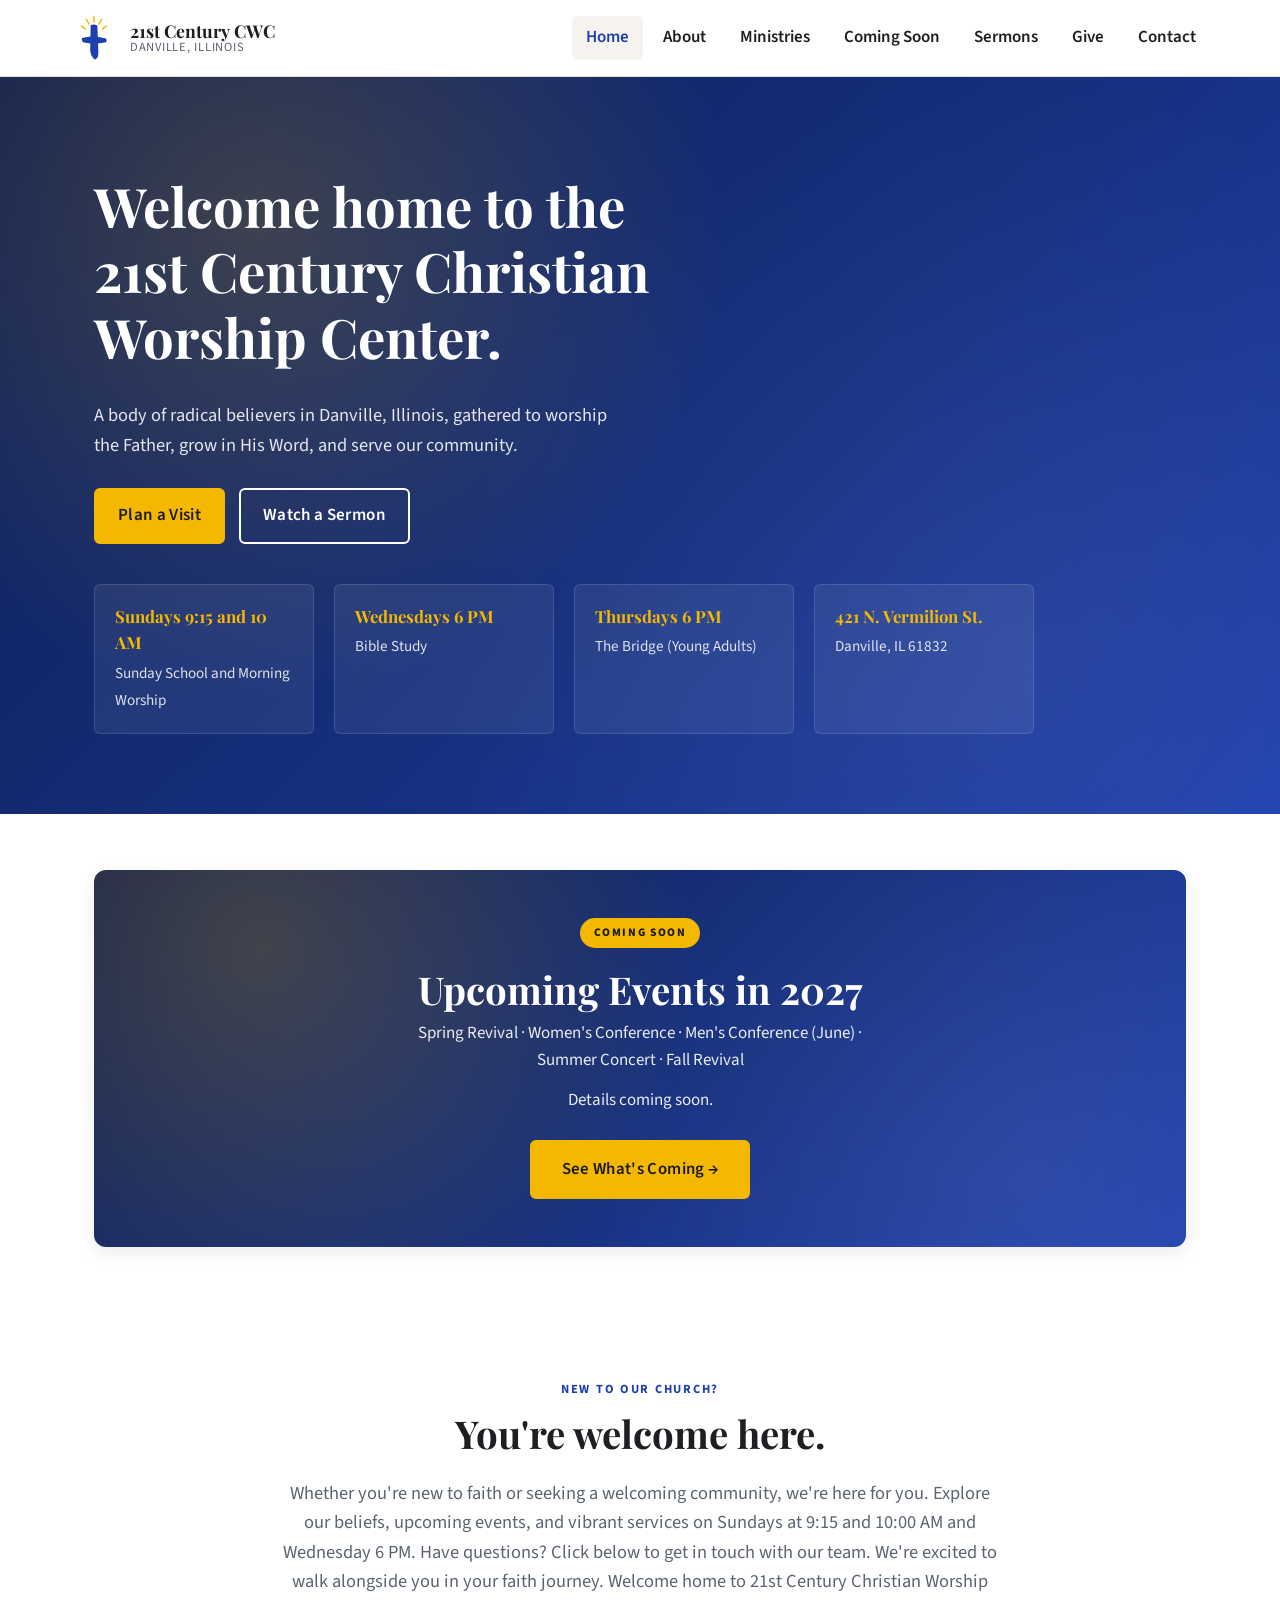
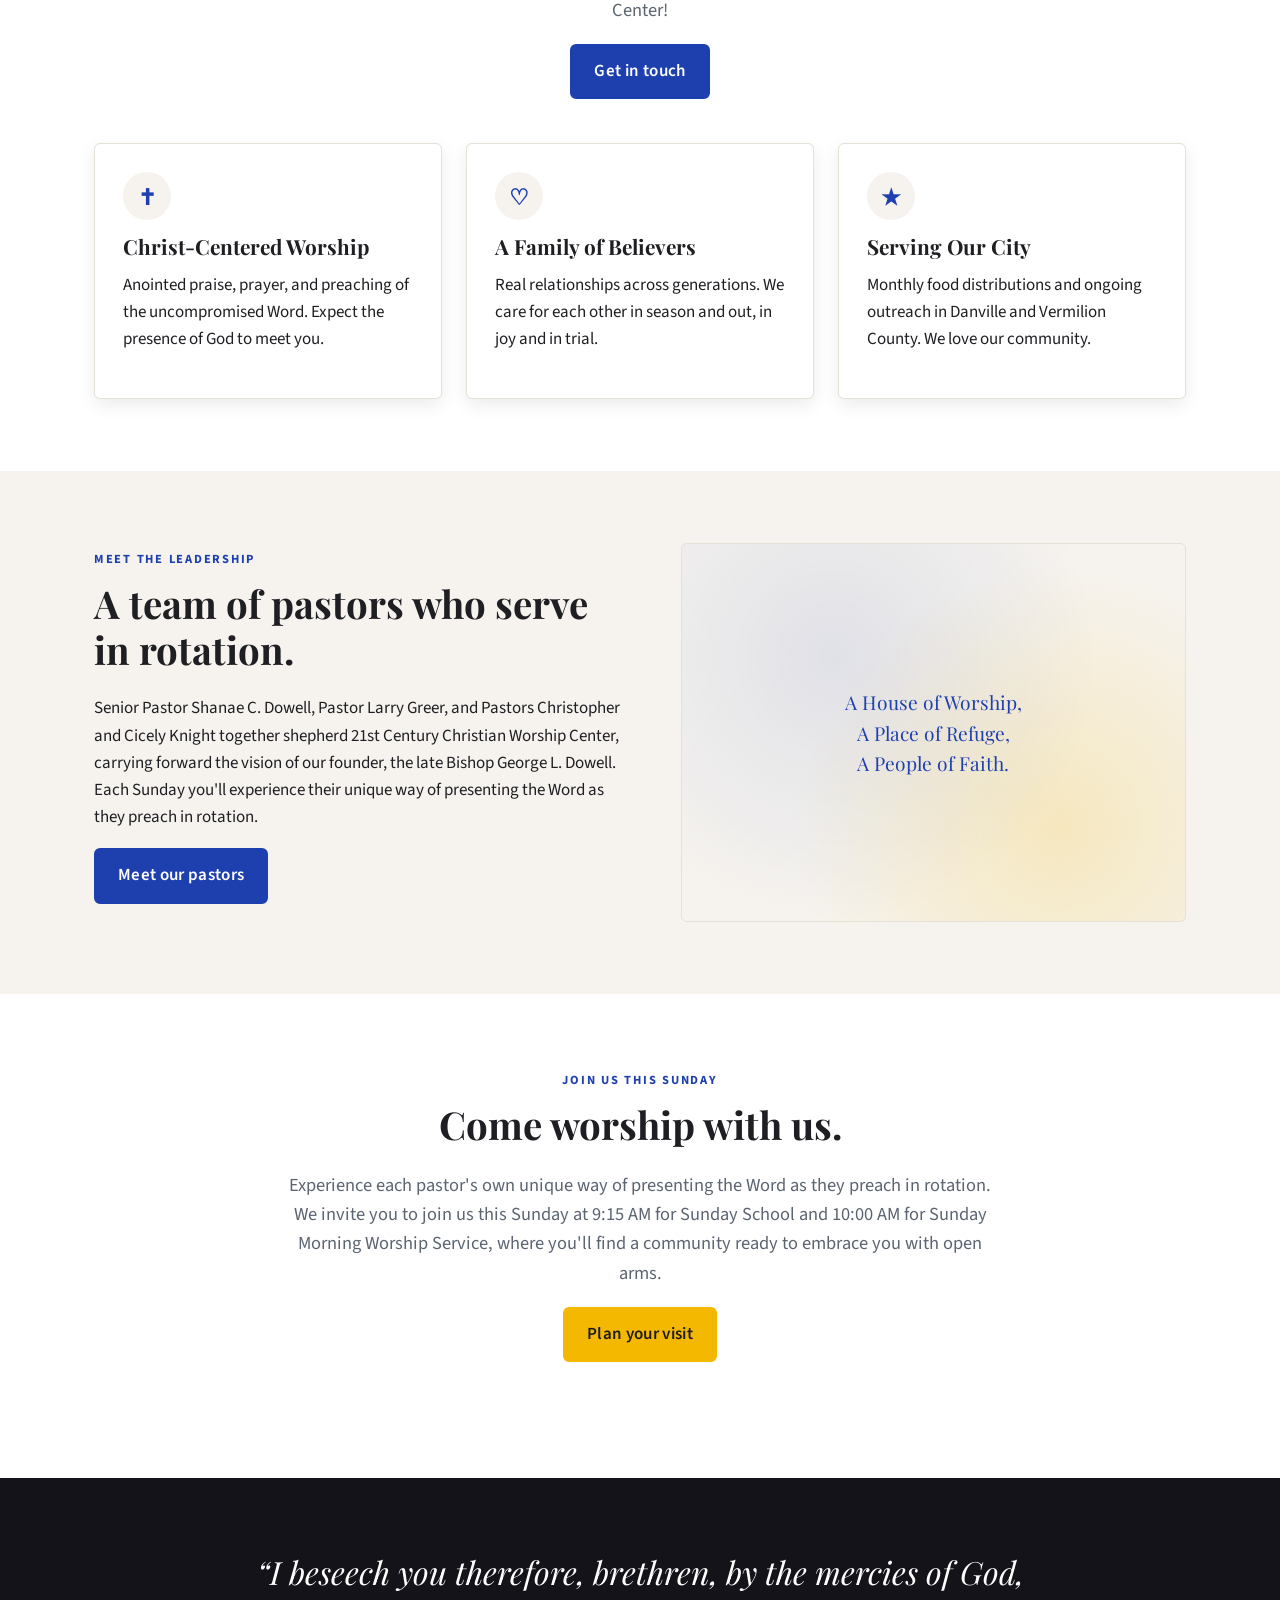
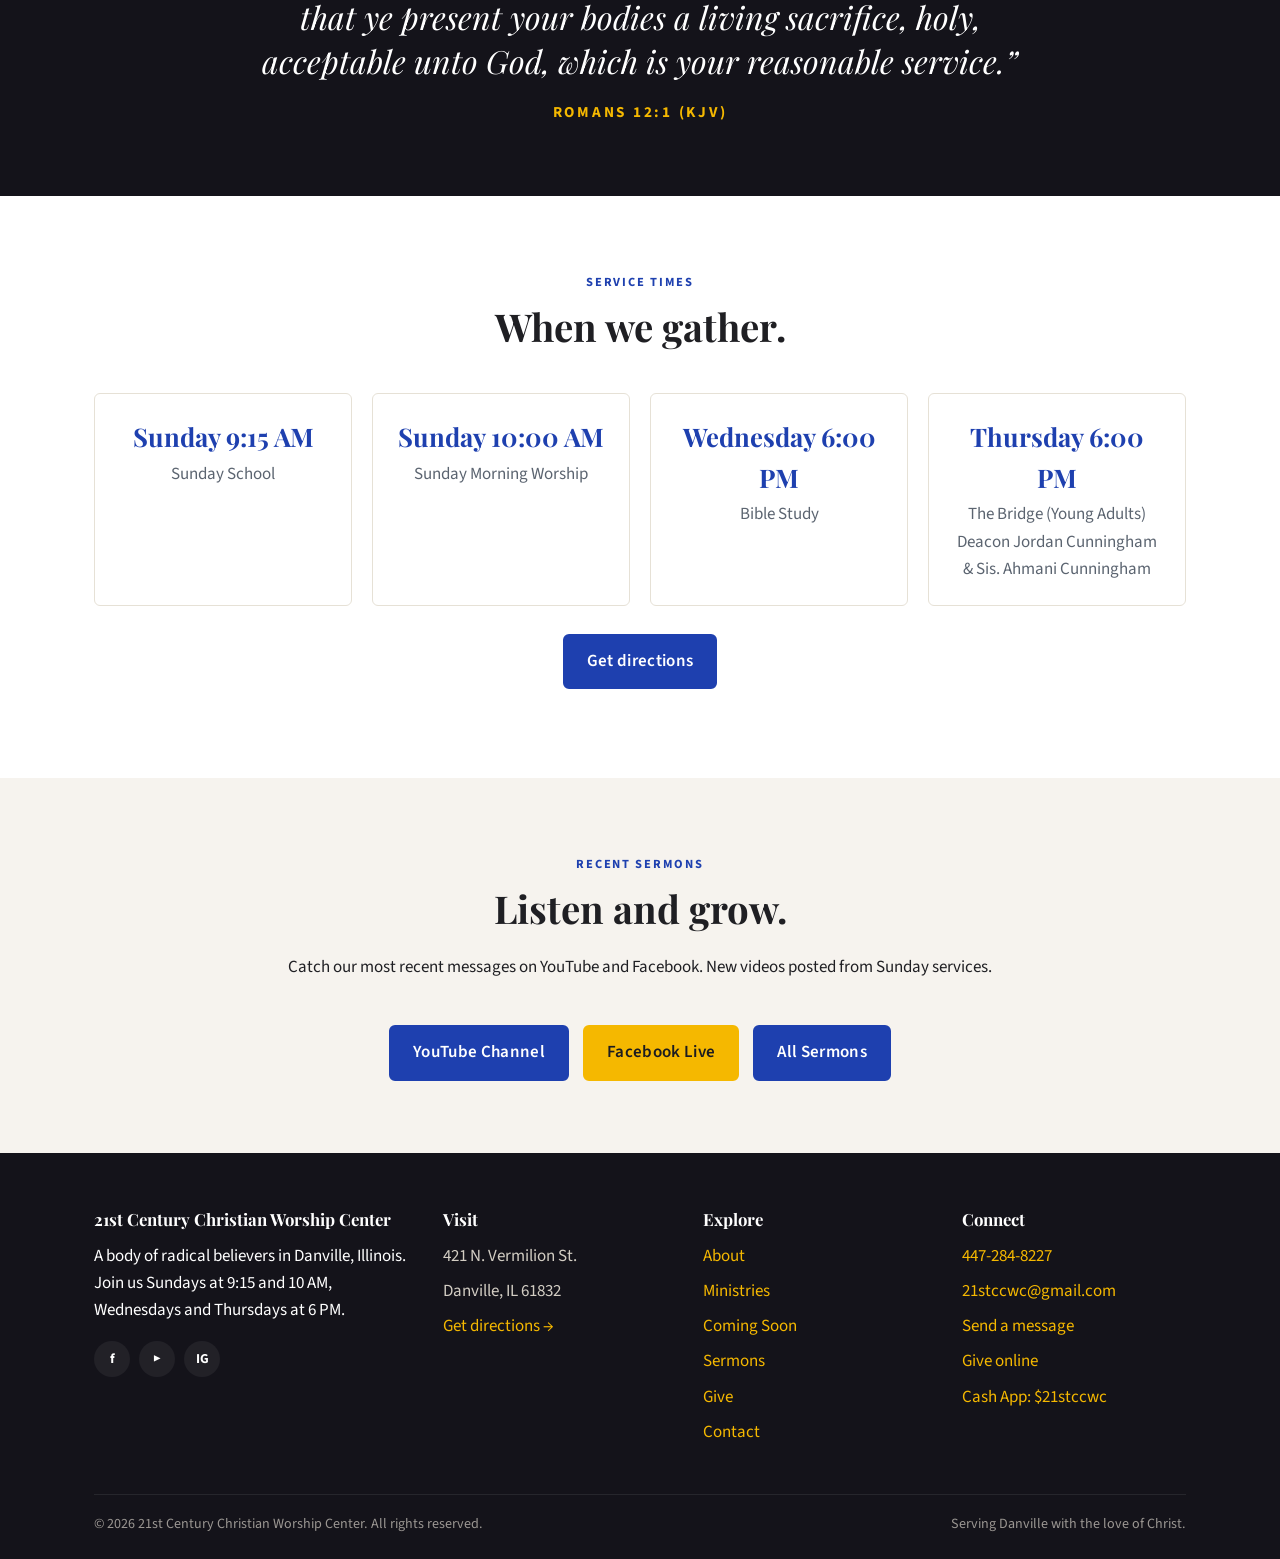
<file: site/index.html>
<!doctype html>
<html lang="en">
<head>
  <meta charset="utf-8" />
  <meta name="viewport" content="width=device-width, initial-scale=1" />
  <title>21st Century Christian Worship Center | Danville, IL</title>
  <meta name="description" content="21st Century Christian Worship Center in Danville, IL. Join us Sundays at 9:15 and 10 AM, Wednesdays at 6 PM for Bible Study, and Thursdays at 6 PM for The Bridge. 421 N. Vermilion St." />
  <meta name="theme-color" content="#1e40af" />
  <link rel="icon" href="assets/images/favicon.svg" type="image/svg+xml" />
  <link rel="canonical" href="/" />

  <meta property="og:title" content="21st Century Christian Worship Center" />
  <meta property="og:description" content="A body of radical believers in Danville, Illinois. Join us Sundays at 9:15 and 10 AM, Wednesdays and Thursdays at 6 PM." />
  <meta property="og:type" content="website" />
  <meta property="og:image" content="assets/images/logo.svg" />

  <link rel="preconnect" href="https://fonts.googleapis.com" />
  <link rel="preconnect" href="https://fonts.gstatic.com" crossorigin />
  <link href="https://fonts.googleapis.com/css2?family=Playfair+Display:wght@600;700&family=Source+Sans+3:wght@400;600;700&display=swap" rel="stylesheet" />
  <link rel="stylesheet" href="assets/css/styles.css" />

  <script type="application/ld+json">
  {
    "@context": "https://schema.org",
    "@type": "Church",
    "name": "21st Century Christian Worship Center",
    "alternateName": "21st CCWC",
    "url": "https://www.21stccwc.org/",
    "logo": "https://www.21stccwc.org/assets/images/logo.svg",
    "address": {
      "@type": "PostalAddress",
      "streetAddress": "421 N. Vermilion St.",
      "addressLocality": "Danville",
      "addressRegion": "IL",
      "postalCode": "61832",
      "addressCountry": "US"
    },
    "telephone": "+1-447-284-8227",
    "sameAs": [
      "https://www.facebook.com/21stccwc/",
      "https://www.youtube.com/channel/UCFrwg_xUsFdlNga9U5T-LZA",
      "https://www.instagram.com/21stccwc/"
    ],
    "openingHoursSpecification": [
      { "@type": "OpeningHoursSpecification", "dayOfWeek": "Sunday", "opens": "09:15", "closes": "12:00", "name": "Sunday School + Morning Worship" },
      { "@type": "OpeningHoursSpecification", "dayOfWeek": "Wednesday", "opens": "18:00", "closes": "19:30", "name": "Bible Study" },
      { "@type": "OpeningHoursSpecification", "dayOfWeek": "Thursday", "opens": "18:00", "closes": "19:30", "name": "The Bridge (Young Adults)" }
    ]
  }
  </script>
</head>
<body>
  <a href="#main" class="skip-link">Skip to main content</a>

  <header class="site-header">
    <div class="container header-inner">
      <a href="/" class="brand" aria-label="21st Century Christian Worship Center home">
        <span class="brand-mark"><img src="assets/images/logo-mark.svg" alt="21st CCWC logo" /></span>
        <span>21st Century CWC<small>Danville, Illinois</small></span>
      </a>
      <button class="nav-toggle" aria-expanded="false" aria-controls="primary-nav">Menu</button>
      <nav class="main-nav" id="primary-nav" aria-label="Primary">
        <ul>
          <li><a href="/" class="active">Home</a></li>
          <li><a href="pages/about.html">About</a></li>
          <li><a href="pages/ministries.html">Ministries</a></li>
          <li><a href="pages/coming-soon.html">Coming Soon</a></li>
          <li><a href="pages/sermons.html">Sermons</a></li>
          <li><a href="pages/give.html">Give</a></li>
          <li><a href="pages/contact.html">Contact</a></li>
        </ul>
      </nav>
    </div>
  </header>

  <main id="main">
    <section class="hero">
      <div class="container">
        <h1>Welcome home to the 21st Century Christian Worship Center.</h1>
        <p class="lead">A body of radical believers in Danville, Illinois, gathered to worship the Father, grow in His Word, and serve our community.</p>
        <div class="hero-actions">
          <a href="pages/contact.html" class="btn btn-accent">Plan a Visit</a>
          <a href="pages/sermons.html" class="btn btn-outline">Watch a Sermon</a>
        </div>
        <div class="hero-meta">
          <div>
            <strong>Sundays 9:15 and 10 AM</strong>
            <span>Sunday School and Morning Worship</span>
          </div>
          <div>
            <strong>Wednesdays 6 PM</strong>
            <span>Bible Study</span>
          </div>
          <div>
            <strong>Thursdays 6 PM</strong>
            <span>The Bridge (Young Adults)</span>
          </div>
          <div>
            <strong>421 N. Vermilion St.</strong>
            <span>Danville, IL 61832</span>
          </div>
        </div>
      </div>
    </section>

    <section style="padding-top:56px;padding-bottom:56px;">
      <div class="container">
        <div class="event-feature">
          <span class="kicker">Coming Soon</span>
          <h2>Upcoming Events in 2027</h2>
          <p>Spring Revival &middot; Women's Conference &middot; Men's Conference (June) &middot; Summer Concert &middot; Fall Revival</p>
          <p>Details coming soon.</p>
          <div class="event-actions">
            <a class="btn btn-tickets" href="pages/coming-soon.html#upcoming-events">See What's Coming →</a>
          </div>
        </div>
      </div>
    </section>

    <section>
      <div class="container">
        <div class="section-head">
          <span class="eyebrow">New to Our Church?</span>
          <h2>You're welcome here.</h2>
          <p class="lead">Whether you're new to faith or seeking a welcoming community, we're here for you. Explore our beliefs, upcoming events, and vibrant services on Sundays at 9:15 and 10:00 AM and Wednesday 6 PM. Have questions? Click below to get in touch with our team. We're excited to walk alongside you in your faith journey. Welcome home to 21st Century Christian Worship Center!</p>
          <p style="margin-top:18px;"><a class="btn" href="pages/contact.html">Get in touch</a></p>
        </div>
        <div class="cards">
          <div class="card">
            <div class="icon">✝</div>
            <h3>Christ-Centered Worship</h3>
            <p>Anointed praise, prayer, and preaching of the uncompromised Word. Expect the presence of God to meet you.</p>
          </div>
          <div class="card">
            <div class="icon">♡</div>
            <h3>A Family of Believers</h3>
            <p>Real relationships across generations. We care for each other in season and out, in joy and in trial.</p>
          </div>
          <div class="card">
            <div class="icon">★</div>
            <h3>Serving Our City</h3>
            <p>Monthly food distributions and ongoing outreach in Danville and Vermilion County. We love our community.</p>
          </div>
        </div>
      </div>
    </section>

    <section class="alt">
      <div class="container two-col">
        <div>
          <span class="eyebrow" style="display:inline-block;color:var(--brand);font-weight:700;letter-spacing:.14em;text-transform:uppercase;font-size:.78rem;margin-bottom:10px;">Meet the Leadership</span>
          <h2>A team of pastors who serve in rotation.</h2>
          <p>Senior Pastor Shanae C. Dowell, Pastor Larry Greer, and Pastors Christopher and Cicely Knight together shepherd 21st Century Christian Worship Center, carrying forward the vision of our founder, the late Bishop George L. Dowell. Each Sunday you'll experience their unique way of presenting the Word as they preach in rotation.</p>
          <p><a href="pages/about.html" class="btn">Meet our pastors</a></p>
        </div>
        <div class="image-stack" aria-hidden="true">
          A House of Worship,<br />A Place of Refuge,<br />A People of Faith.
        </div>
      </div>
    </section>

    <section>
      <div class="container">
        <div class="section-head">
          <span class="eyebrow">Join Us This Sunday</span>
          <h2>Come worship with us.</h2>
          <p class="lead">Experience each pastor's own unique way of presenting the Word as they preach in rotation. We invite you to join us this Sunday at 9:15 AM for Sunday School and 10:00 AM for Sunday Morning Worship Service, where you'll find a community ready to embrace you with open arms.</p>
          <p style="margin-top:18px;"><a class="btn btn-accent" href="pages/contact.html">Plan your visit</a></p>
        </div>
      </div>
    </section>

    <section class="dark">
      <div class="container">
        <blockquote class="verse">
          “I beseech you therefore, brethren, by the mercies of God, that ye present your bodies a living sacrifice, holy, acceptable unto God, which is your reasonable service.”
          <cite>Romans 12:1 (KJV)</cite>
        </blockquote>
      </div>
    </section>

    <section>
      <div class="container">
        <div class="section-head">
          <span class="eyebrow">Service Times</span>
          <h2>When we gather.</h2>
        </div>
        <div class="service-times">
          <div class="slot">
            <strong>Sunday 9:15 AM</strong>
            <span>Sunday School</span>
          </div>
          <div class="slot">
            <strong>Sunday 10:00 AM</strong>
            <span>Sunday Morning Worship</span>
          </div>
          <div class="slot">
            <strong>Wednesday 6:00 PM</strong>
            <span>Bible Study</span>
          </div>
          <div class="slot">
            <strong>Thursday 6:00 PM</strong>
            <span>The Bridge (Young Adults)<br />Deacon Jordan Cunningham &amp; Sis. Ahmani Cunningham</span>
          </div>
        </div>
        <p style="text-align:center;margin-top:28px;"><a href="pages/contact.html" class="btn">Get directions</a></p>
      </div>
    </section>

    <section class="alt">
      <div class="container">
        <div class="section-head">
          <span class="eyebrow">Recent Sermons</span>
          <h2>Listen and grow.</h2>
          <p>Catch our most recent messages on YouTube and Facebook. New videos posted from Sunday services.</p>
        </div>
        <div style="text-align:center;display:flex;gap:14px;justify-content:center;flex-wrap:wrap;">
          <a class="btn" href="https://www.youtube.com/channel/UCFrwg_xUsFdlNga9U5T-LZA" rel="noopener" target="_blank">YouTube Channel</a>
          <a class="btn btn-accent" href="https://www.facebook.com/21stccwc/" rel="noopener" target="_blank">Facebook Live</a>
          <a class="btn" href="pages/sermons.html">All Sermons</a>
        </div>
      </div>
    </section>
  </main>

  <footer class="site-footer">
    <div class="container">
      <div class="footer-grid">
        <div>
          <h4>21st Century Christian Worship Center</h4>
          <p>A body of radical believers in Danville, Illinois. Join us Sundays at 9:15 and 10 AM, Wednesdays and Thursdays at 6 PM.</p>
          <div class="social" aria-label="Social media">
            <a href="https://www.facebook.com/21stccwc/" rel="noopener" target="_blank" aria-label="Facebook">f</a>
            <a href="https://www.youtube.com/channel/UCFrwg_xUsFdlNga9U5T-LZA" rel="noopener" target="_blank" aria-label="YouTube">▶</a>
            <a href="https://www.instagram.com/21stccwc/" rel="noopener" target="_blank" aria-label="Instagram">IG</a>
          </div>
        </div>
        <div>
          <h4>Visit</h4>
          <ul>
            <li>421 N. Vermilion St.</li>
            <li>Danville, IL 61832</li>
            <li><a href="https://www.google.com/maps/search/?api=1&amp;query=421+N+Vermilion+St+Danville+IL+61832" rel="noopener" target="_blank">Get directions →</a></li>
          </ul>
        </div>
        <div>
          <h4>Explore</h4>
          <ul>
            <li><a href="pages/about.html">About</a></li>
            <li><a href="pages/ministries.html">Ministries</a></li>
            <li><a href="pages/coming-soon.html">Coming Soon</a></li>
            <li><a href="pages/sermons.html">Sermons</a></li>
            <li><a href="pages/give.html">Give</a></li>
            <li><a href="pages/contact.html">Contact</a></li>
          </ul>
        </div>
        <div>
          <h4>Connect</h4>
          <ul>
            <li><a href="tel:+14472848227">447-284-8227</a></li>
            <li><a href="mailto:21stccwc@gmail.com">21stccwc@gmail.com</a></li>
            <li><a href="pages/contact.html">Send a message</a></li>
            <li><a href="pages/give.html">Give online</a></li>
            <li><a href="https://cash.app/$21stccwc" rel="noopener" target="_blank">Cash App: $21stccwc</a></li>
          </ul>
        </div>
      </div>
      <div class="copyright">
        <span>&copy; <span data-year>2026</span> 21st Century Christian Worship Center. All rights reserved.</span>
        <span>Serving Danville with the love of Christ.</span>
      </div>
    </div>
  </footer>

  <script src="assets/js/main.js"></script>
</body>
</html>
</file>
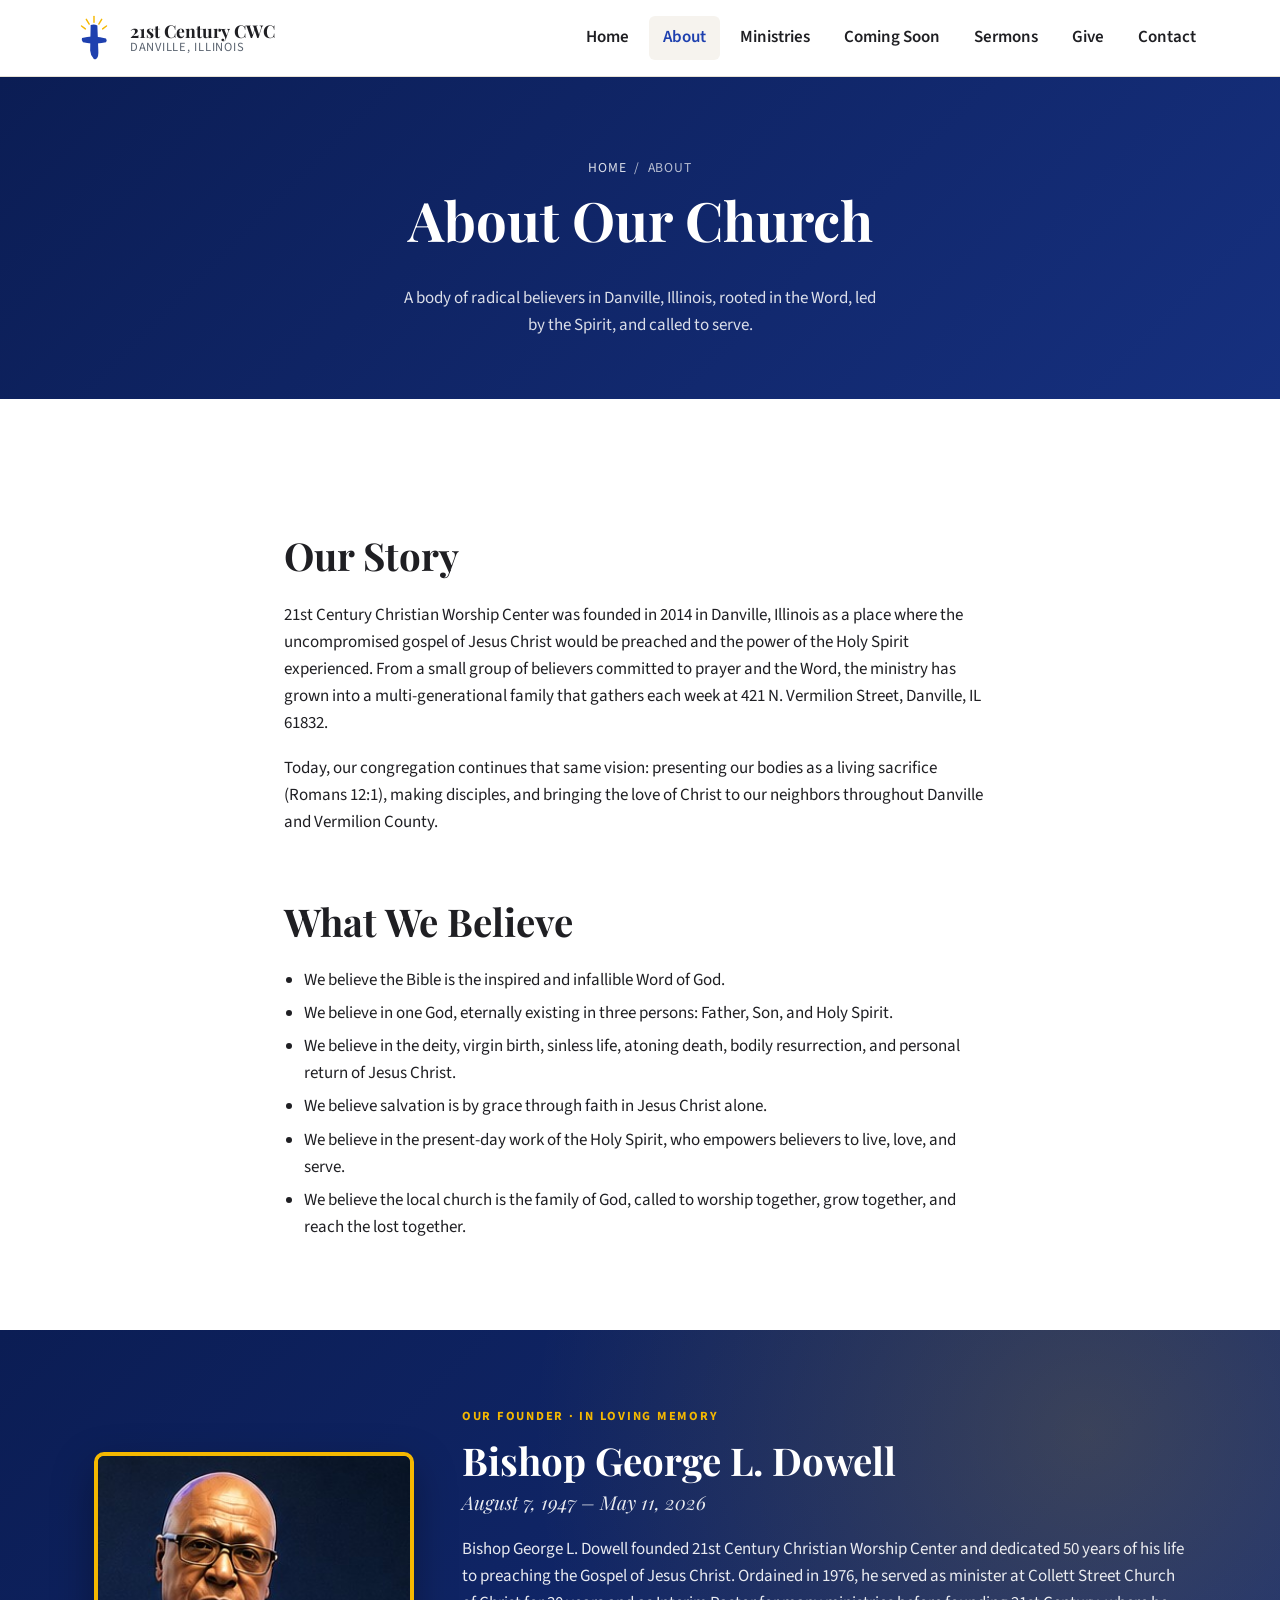
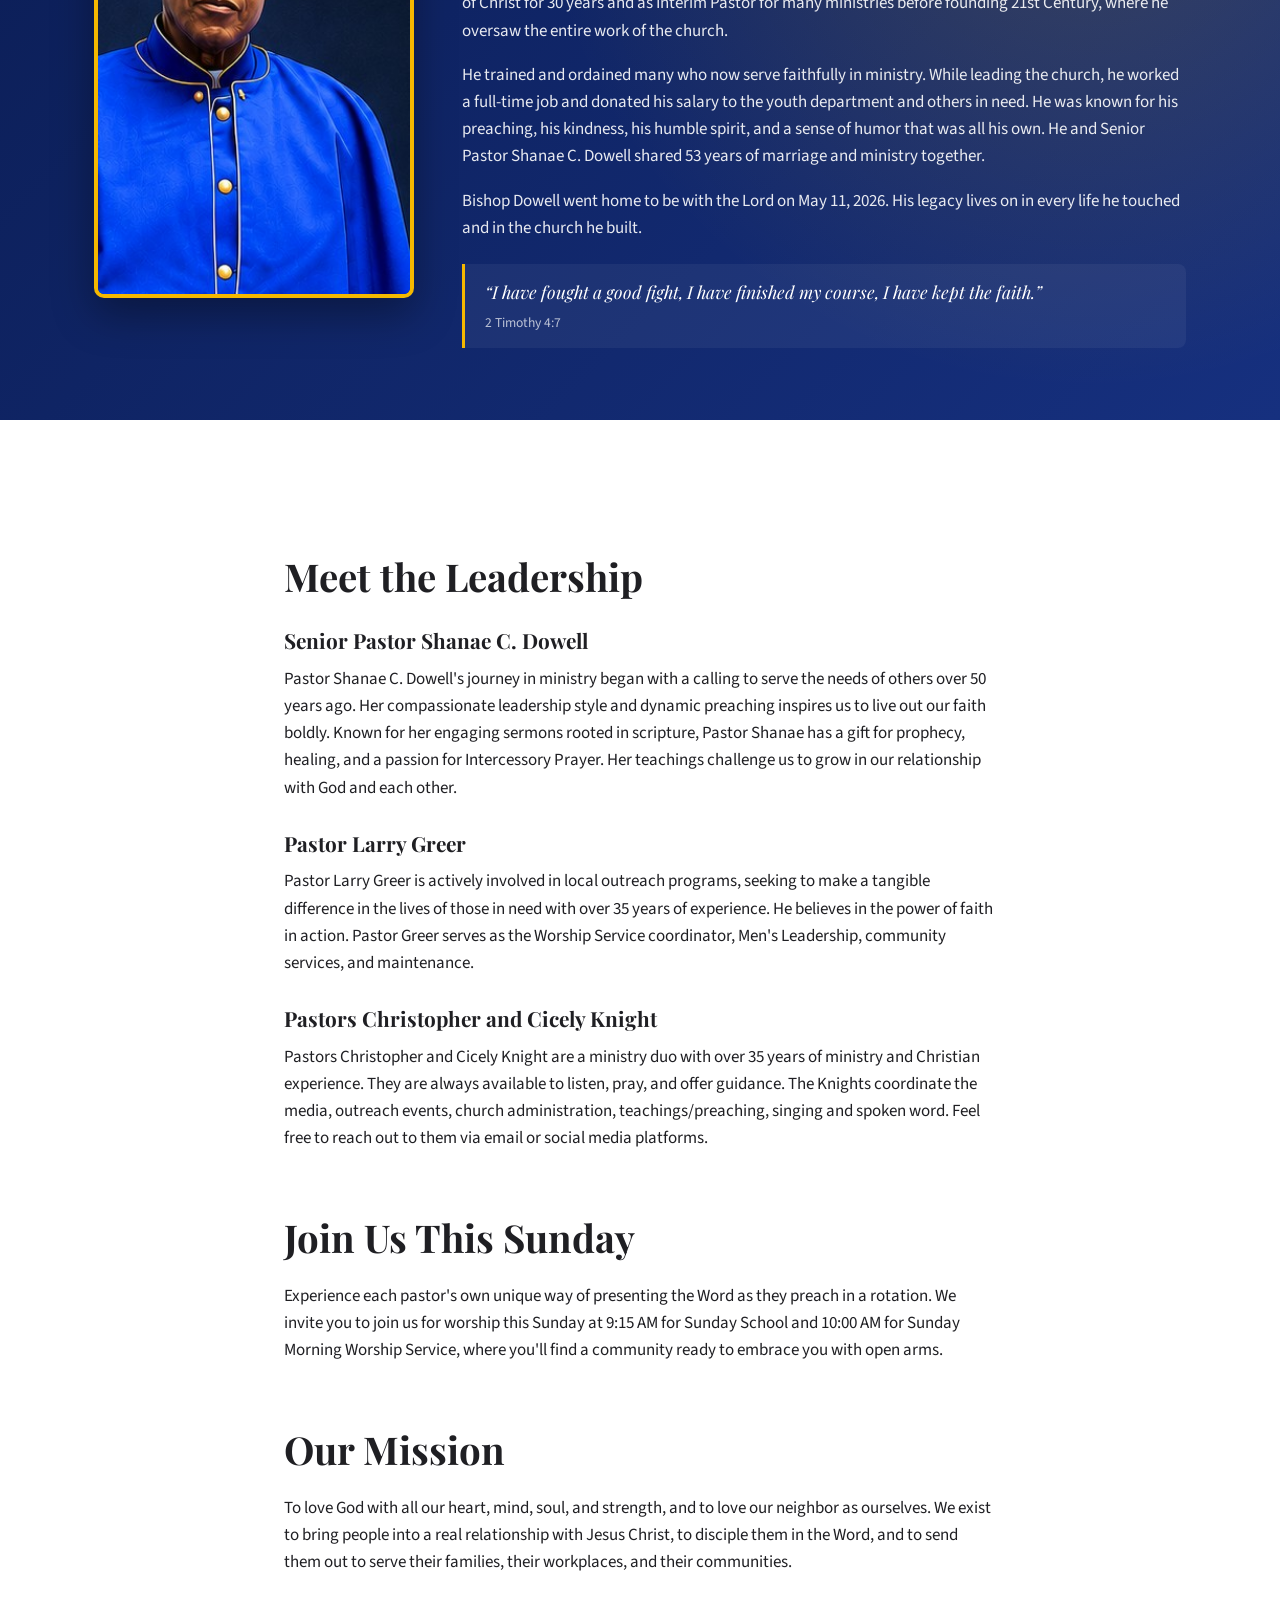
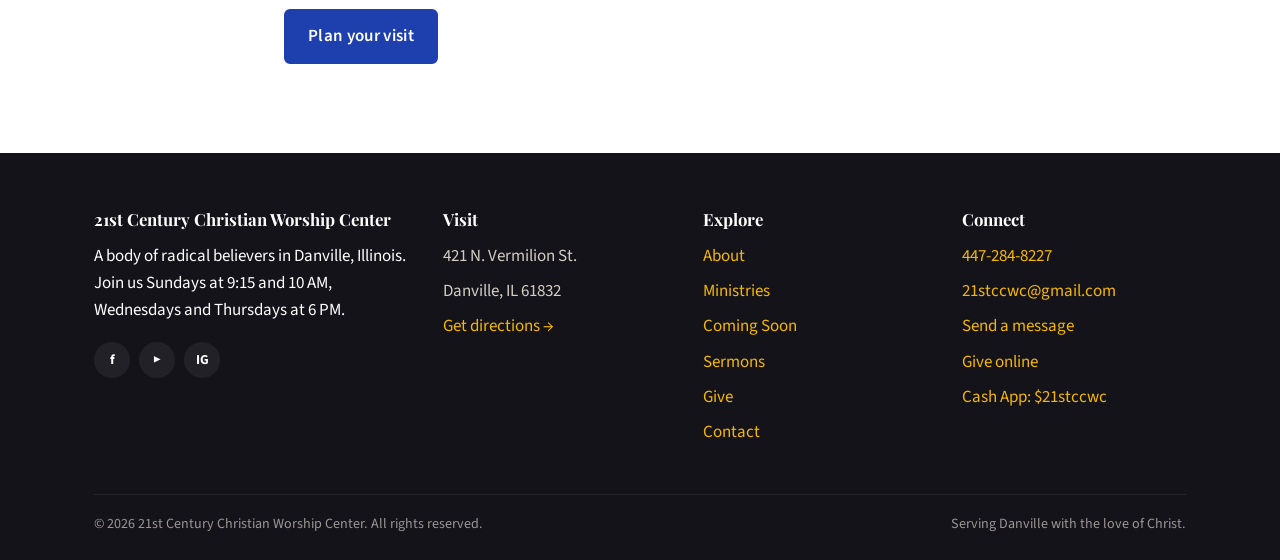
<file: site/pages/about.html>
<!doctype html>
<html lang="en">
<head>
  <meta charset="utf-8" />
  <meta name="viewport" content="width=device-width, initial-scale=1" />
  <title>About | 21st Century Christian Worship Center</title>
  <meta name="description" content="Learn about 21st Century Christian Worship Center, our pastors, our beliefs, and our mission in Danville, Illinois." />
  <link rel="icon" href="../assets/images/favicon.svg" type="image/svg+xml" />
  <link rel="preconnect" href="https://fonts.googleapis.com" />
  <link rel="preconnect" href="https://fonts.gstatic.com" crossorigin />
  <link href="https://fonts.googleapis.com/css2?family=Playfair+Display:wght@600;700&family=Source+Sans+3:wght@400;600;700&display=swap" rel="stylesheet" />
  <link rel="stylesheet" href="../assets/css/styles.css" />
</head>
<body>
  <a href="#main" class="skip-link">Skip to main content</a>
  <header class="site-header">
    <div class="container header-inner">
      <a href="../index.html" class="brand"><span class="brand-mark"><img src="../assets/images/logo-mark.svg" alt="21st CCWC logo" /></span><span>21st Century CWC<small>Danville, Illinois</small></span></a>
      <button class="nav-toggle" aria-expanded="false" aria-controls="primary-nav">Menu</button>
      <nav class="main-nav" id="primary-nav" aria-label="Primary">
        <ul>
          <li><a href="../index.html">Home</a></li>
          <li><a href="about.html" class="active">About</a></li>
          <li><a href="ministries.html">Ministries</a></li>
          <li><a href="coming-soon.html">Coming Soon</a></li>
          <li><a href="sermons.html">Sermons</a></li>
          <li><a href="give.html">Give</a></li>
          <li><a href="contact.html">Contact</a></li>
        </ul>
      </nav>
    </div>
  </header>

  <main id="main">
    <section class="page-header">
      <div class="container">
        <div class="breadcrumbs"><a href="../index.html">Home</a> &nbsp;/&nbsp; About</div>
        <h1>About Our Church</h1>
        <p>A body of radical believers in Danville, Illinois, rooted in the Word, led by the Spirit, and called to serve.</p>
      </div>
    </section>

    <section>
      <div class="container prose">
        <h2>Our Story</h2>
        <p>21st Century Christian Worship Center was founded in 2014 in Danville, Illinois as a place where the uncompromised gospel of Jesus Christ would be preached and the power of the Holy Spirit experienced. From a small group of believers committed to prayer and the Word, the ministry has grown into a multi-generational family that gathers each week at 421 N. Vermilion Street, Danville, IL 61832.</p>
        <p>Today, our congregation continues that same vision: presenting our bodies as a living sacrifice (Romans 12:1), making disciples, and bringing the love of Christ to our neighbors throughout Danville and Vermilion County.</p>

        <h2>What We Believe</h2>
        <ul>
          <li>We believe the Bible is the inspired and infallible Word of God.</li>
          <li>We believe in one God, eternally existing in three persons: Father, Son, and Holy Spirit.</li>
          <li>We believe in the deity, virgin birth, sinless life, atoning death, bodily resurrection, and personal return of Jesus Christ.</li>
          <li>We believe salvation is by grace through faith in Jesus Christ alone.</li>
          <li>We believe in the present-day work of the Holy Spirit, who empowers believers to live, love, and serve.</li>
          <li>We believe the local church is the family of God, called to worship together, grow together, and reach the lost together.</li>
        </ul>

      </div>
    </section>

    <section class="founder" id="our-founder" aria-labelledby="founder-title">
      <div class="container founder-inner">
        <figure class="founder-photo">
          <img src="../assets/images/bishop-george-dowell.jpg" alt="Bishop George L. Dowell in his blue clerical robe" width="298" height="418" loading="lazy" />
        </figure>
        <div class="founder-text">
          <span class="founder-kicker">Our Founder &middot; In Loving Memory</span>
          <h2 id="founder-title">Bishop George L. Dowell</h2>
          <p class="founder-dates">August 7, 1947 &ndash; May 11, 2026</p>
          <p>Bishop George L. Dowell founded 21st Century Christian Worship Center and dedicated 50 years of his life to preaching the Gospel of Jesus Christ. Ordained in 1976, he served as minister at Collett Street Church of Christ for 30 years and as Interim Pastor for many ministries before founding 21st Century, where he oversaw the entire work of the church.</p>
          <p>He trained and ordained many who now serve faithfully in ministry. While leading the church, he worked a full-time job and donated his salary to the youth department and others in need. He was known for his preaching, his kindness, his humble spirit, and a sense of humor that was all his own. He and Senior Pastor Shanae C. Dowell shared 53 years of marriage and ministry together.</p>
          <p>Bishop Dowell went home to be with the Lord on May 11, 2026. His legacy lives on in every life he touched and in the church he built.</p>
          <blockquote class="founder-quote">&ldquo;I have fought a good fight, I have finished my course, I have kept the faith.&rdquo;<cite>2 Timothy 4:7</cite></blockquote>
        </div>
      </div>
    </section>

    <section>
      <div class="container prose">
        <h2>Meet the Leadership</h2>

        <h3 style="margin-top:1.4em;">Senior Pastor Shanae C. Dowell</h3>
        <p>Pastor Shanae C. Dowell's journey in ministry began with a calling to serve the needs of others over 50 years ago. Her compassionate leadership style and dynamic preaching inspires us to live out our faith boldly. Known for her engaging sermons rooted in scripture, Pastor Shanae has a gift for prophecy, healing, and a passion for Intercessory Prayer. Her teachings challenge us to grow in our relationship with God and each other.</p>

        <h3 style="margin-top:1.4em;">Pastor Larry Greer</h3>
        <p>Pastor Larry Greer is actively involved in local outreach programs, seeking to make a tangible difference in the lives of those in need with over 35 years of experience. He believes in the power of faith in action. Pastor Greer serves as the Worship Service coordinator, Men's Leadership, community services, and maintenance.</p>

        <h3 style="margin-top:1.4em;">Pastors Christopher and Cicely Knight</h3>
        <p>Pastors Christopher and Cicely Knight are a ministry duo with over 35 years of ministry and Christian experience. They are always available to listen, pray, and offer guidance. The Knights coordinate the media, outreach events, church administration, teachings/preaching, singing and spoken word. Feel free to reach out to them via email or social media platforms.</p>

        <h2>Join Us This Sunday</h2>
        <p>Experience each pastor's own unique way of presenting the Word as they preach in a rotation. We invite you to join us for worship this Sunday at 9:15 AM for Sunday School and 10:00 AM for Sunday Morning Worship Service, where you'll find a community ready to embrace you with open arms.</p>

        <h2>Our Mission</h2>
        <p>To love God with all our heart, mind, soul, and strength, and to love our neighbor as ourselves. We exist to bring people into a real relationship with Jesus Christ, to disciple them in the Word, and to send them out to serve their families, their workplaces, and their communities.</p>

        <p style="margin-top:32px;"><a class="btn" href="contact.html">Plan your visit</a></p>
      </div>
    </section>
  </main>

  <footer class="site-footer">
    <div class="container">
      <div class="footer-grid">
        <div>
          <h4>21st Century Christian Worship Center</h4>
          <p>A body of radical believers in Danville, Illinois. Join us Sundays at 9:15 and 10 AM, Wednesdays and Thursdays at 6 PM.</p>
          <div class="social" aria-label="Social media">
            <a href="https://www.facebook.com/21stccwc/" rel="noopener" target="_blank" aria-label="Facebook">f</a>
            <a href="https://www.youtube.com/channel/UCFrwg_xUsFdlNga9U5T-LZA" rel="noopener" target="_blank" aria-label="YouTube">▶</a>
            <a href="https://www.instagram.com/21stccwc/" rel="noopener" target="_blank" aria-label="Instagram">IG</a>
          </div>
        </div>
        <div>
          <h4>Visit</h4>
          <ul>
            <li>421 N. Vermilion St.</li>
            <li>Danville, IL 61832</li>
            <li><a href="https://www.google.com/maps/search/?api=1&amp;query=421+N+Vermilion+St+Danville+IL+61832" rel="noopener" target="_blank">Get directions →</a></li>
          </ul>
        </div>
        <div>
          <h4>Explore</h4>
          <ul>
            <li><a href="about.html">About</a></li>
            <li><a href="ministries.html">Ministries</a></li>
            <li><a href="coming-soon.html">Coming Soon</a></li>
            <li><a href="sermons.html">Sermons</a></li>
            <li><a href="give.html">Give</a></li>
            <li><a href="contact.html">Contact</a></li>
          </ul>
        </div>
        <div>
          <h4>Connect</h4>
          <ul>
            <li><a href="tel:+14472848227">447-284-8227</a></li>
            <li><a href="mailto:21stccwc@gmail.com">21stccwc@gmail.com</a></li>
            <li><a href="contact.html">Send a message</a></li>
            <li><a href="give.html">Give online</a></li>
            <li><a href="https://cash.app/$21stccwc" rel="noopener" target="_blank">Cash App: $21stccwc</a></li>
          </ul>
        </div>
      </div>
      <div class="copyright">
        <span>&copy; <span data-year>2026</span> 21st Century Christian Worship Center. All rights reserved.</span>
        <span>Serving Danville with the love of Christ.</span>
      </div>
    </div>
  </footer>
  <script src="../assets/js/main.js"></script>
</body>
</html>
</file>
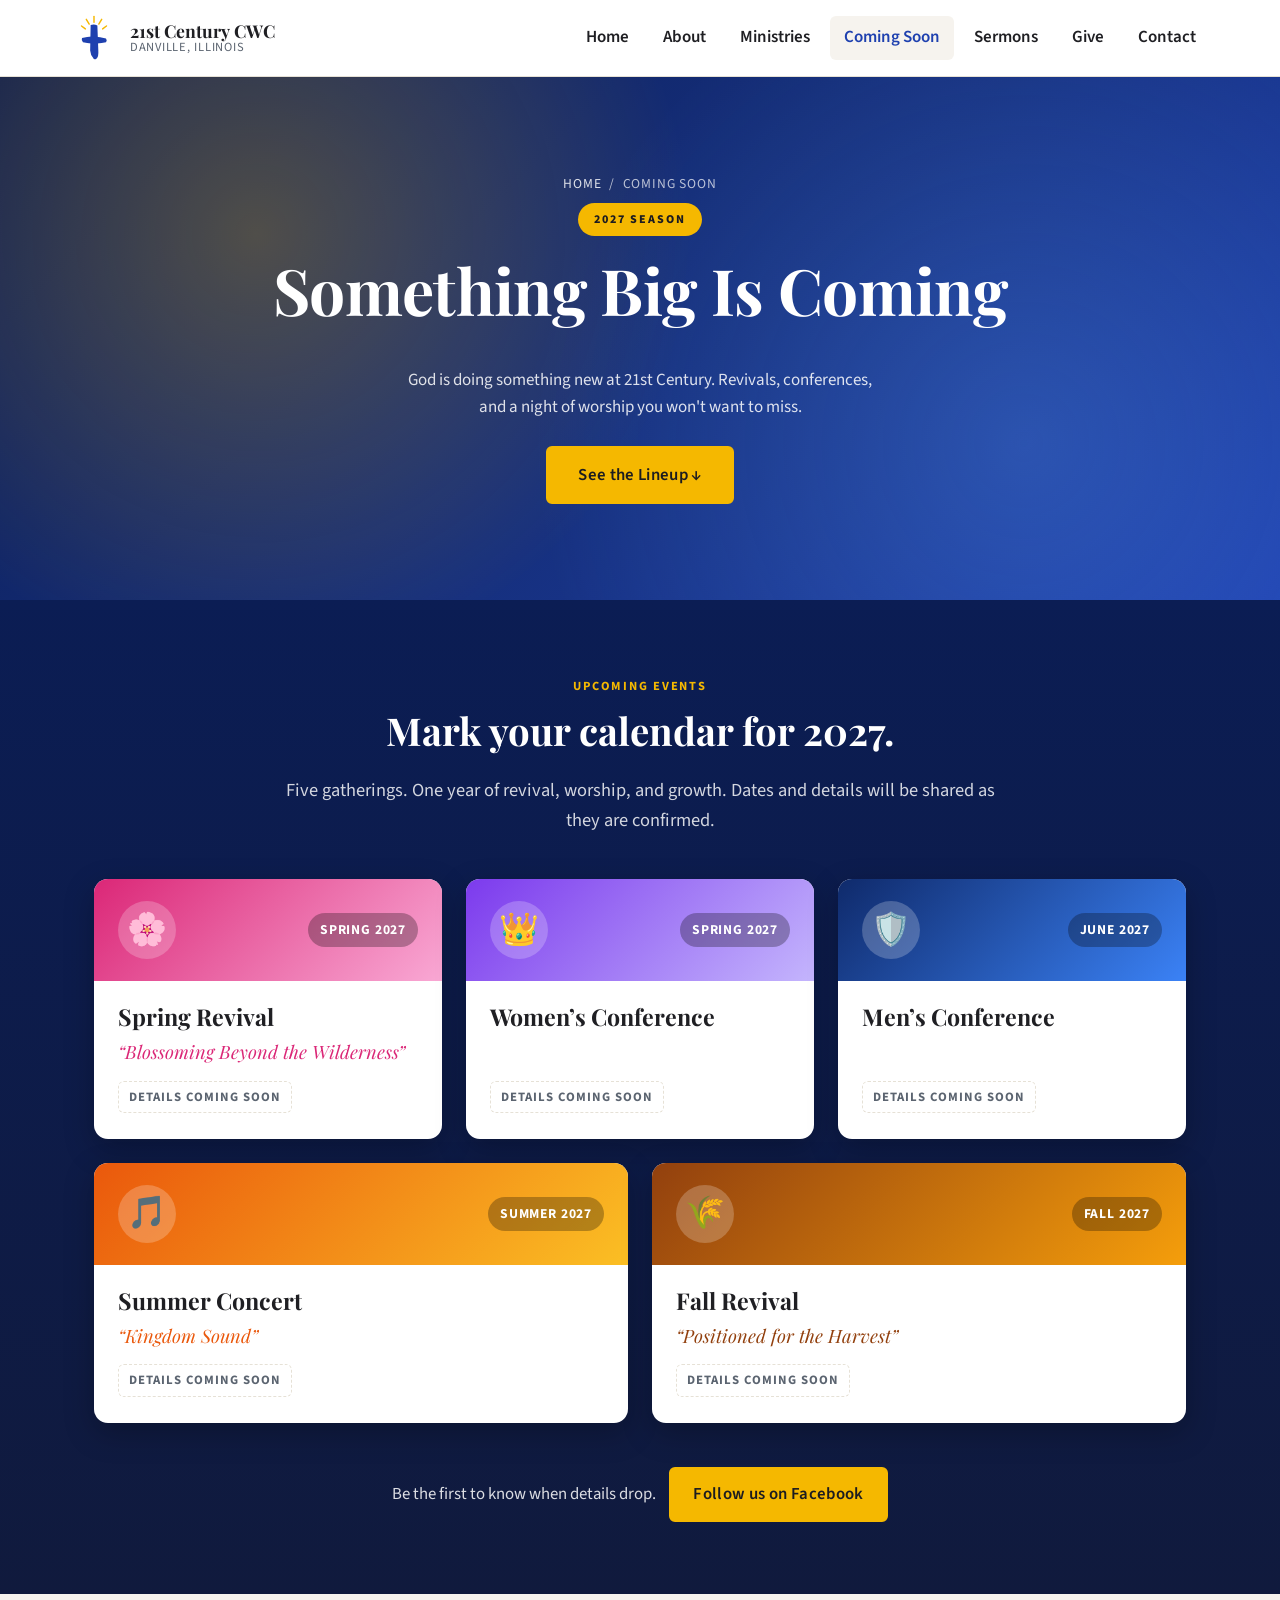
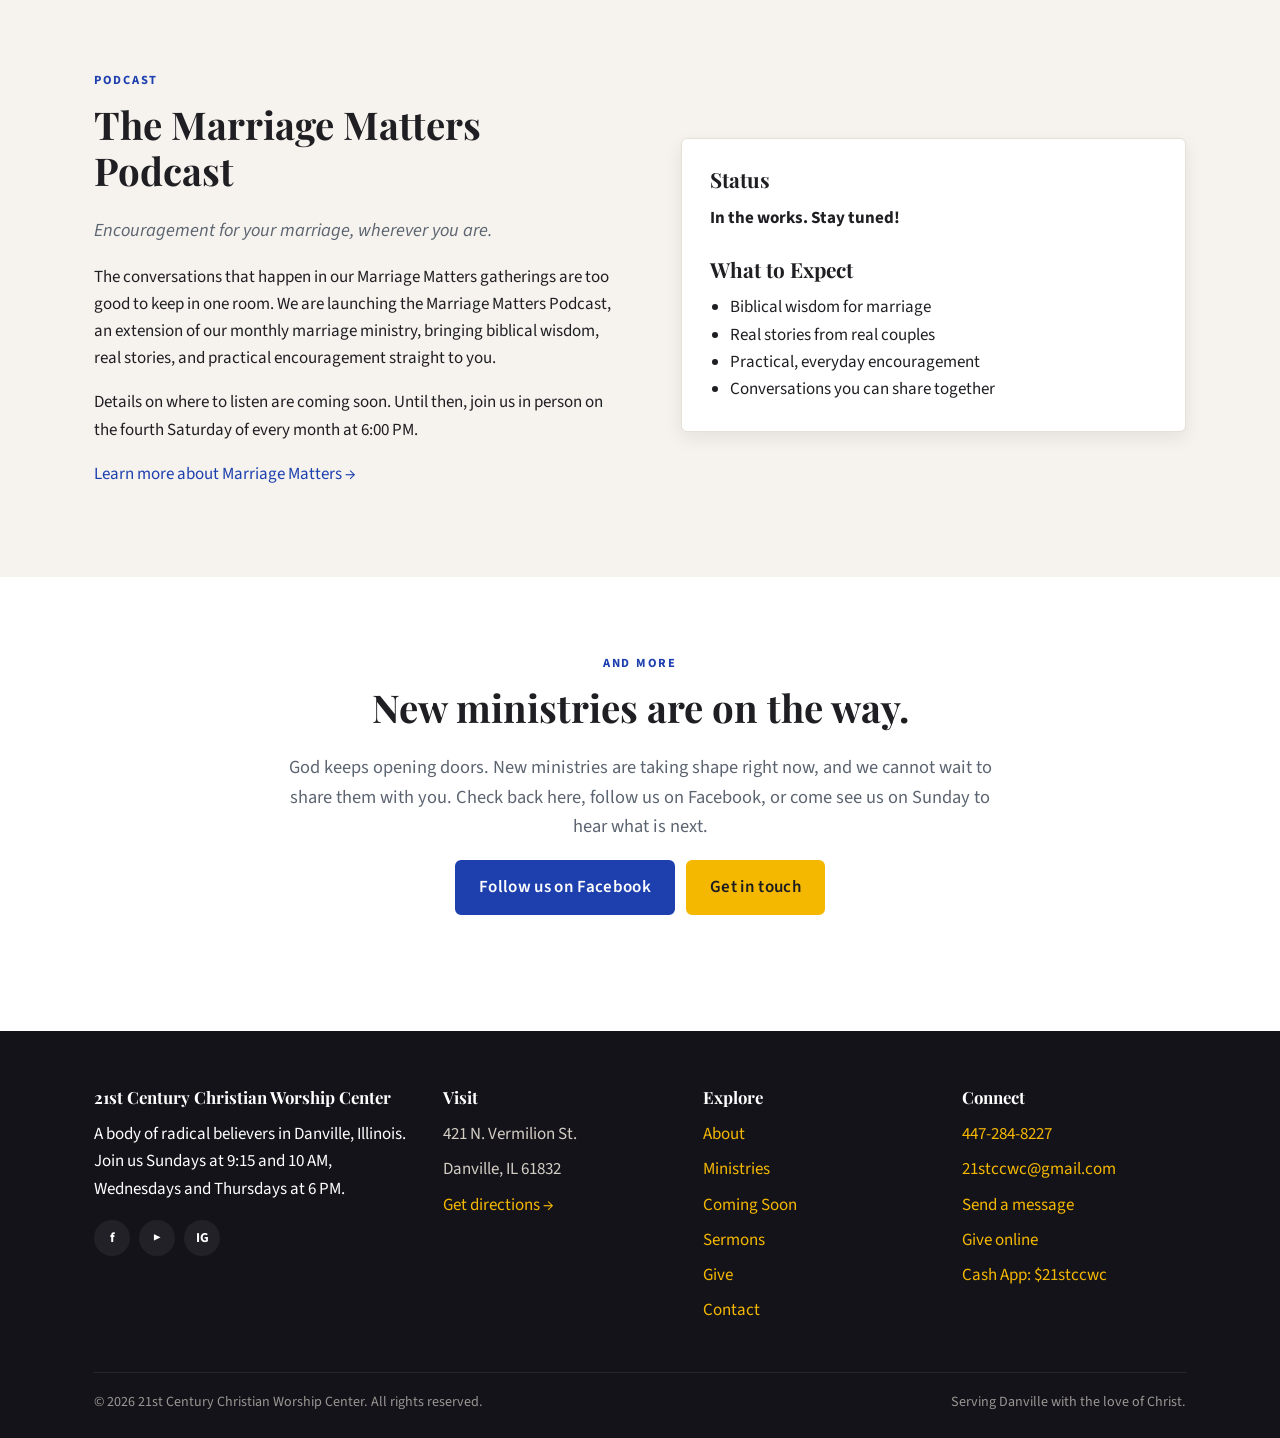
<file: site/pages/coming-soon.html>
<!doctype html>
<html lang="en">
<head>
  <meta charset="utf-8" />
  <meta name="viewport" content="width=device-width, initial-scale=1" />
  <title>Coming Soon | 21st Century Christian Worship Center</title>
  <meta name="description" content="See what is ahead at 21st Century Christian Worship Center: upcoming 2027 events, the Marriage Matters Podcast, and new ministries on the way." />
  <link rel="icon" href="../assets/images/favicon.svg" type="image/svg+xml" />
  <link rel="preconnect" href="https://fonts.googleapis.com" />
  <link rel="preconnect" href="https://fonts.gstatic.com" crossorigin />
  <link href="https://fonts.googleapis.com/css2?family=Playfair+Display:wght@600;700&family=Source+Sans+3:wght@400;600;700&display=swap" rel="stylesheet" />
  <link rel="stylesheet" href="../assets/css/styles.css" />
</head>
<body>
  <a href="#main" class="skip-link">Skip to main content</a>
  <header class="site-header">
    <div class="container header-inner">
      <a href="../index.html" class="brand"><span class="brand-mark"><img src="../assets/images/logo-mark.svg" alt="21st CCWC logo" /></span><span>21st Century CWC<small>Danville, Illinois</small></span></a>
      <button class="nav-toggle" aria-expanded="false" aria-controls="primary-nav">Menu</button>
      <nav class="main-nav" id="primary-nav" aria-label="Primary">
        <ul>
          <li><a href="../index.html">Home</a></li>
          <li><a href="about.html">About</a></li>
          <li><a href="ministries.html">Ministries</a></li>
          <li><a href="coming-soon.html" class="active">Coming Soon</a></li>
          <li><a href="sermons.html">Sermons</a></li>
          <li><a href="give.html">Give</a></li>
          <li><a href="contact.html">Contact</a></li>
        </ul>
      </nav>
    </div>
  </header>

  <main id="main">
    <section class="page-header page-header--events">
      <div class="container">
        <div class="breadcrumbs"><a href="../index.html">Home</a> &nbsp;/&nbsp; Coming Soon</div>
        <span class="hero-badge">2027 Season</span>
        <h1>Something Big Is Coming</h1>
        <p>God is doing something new at 21st Century. Revivals, conferences, and a night of worship you won't want to miss.</p>
        <p style="margin-top:24px;"><a class="btn btn-accent btn-lg" href="#upcoming-events">See the Lineup ↓</a></p>
      </div>
    </section>

    <section id="upcoming-events" class="events-showcase">
      <div class="container">
        <div class="section-head">
          <span class="eyebrow">Upcoming Events</span>
          <h2>Mark your calendar for 2027.</h2>
          <p class="lead">Five gatherings. One year of revival, worship, and growth. Dates and details will be shared as they are confirmed.</p>
        </div>
        <div class="event-grid">
          <article class="event-card event-card--spring" style="--i:0">
            <div class="event-card__top">
              <span class="event-icon" aria-hidden="true">🌸</span>
              <span class="event-when">Spring 2027</span>
            </div>
            <div class="event-card__body">
              <h3>Spring Revival</h3>
              <p class="event-theme">&ldquo;Blossoming Beyond the Wilderness&rdquo;</p>
              <span class="event-status">Details coming soon</span>
            </div>
          </article>
          <article class="event-card event-card--women" style="--i:1">
            <div class="event-card__top">
              <span class="event-icon" aria-hidden="true">👑</span>
              <span class="event-when">Spring 2027</span>
            </div>
            <div class="event-card__body">
              <h3>Women&rsquo;s Conference</h3>
              <span class="event-status">Details coming soon</span>
            </div>
          </article>
          <article class="event-card event-card--men" style="--i:2">
            <div class="event-card__top">
              <span class="event-icon" aria-hidden="true">🛡️</span>
              <span class="event-when">June 2027</span>
            </div>
            <div class="event-card__body">
              <h3>Men&rsquo;s Conference</h3>
              <span class="event-status">Details coming soon</span>
            </div>
          </article>
          <article class="event-card event-card--summer" style="--i:3">
            <div class="event-card__top">
              <span class="event-icon" aria-hidden="true">🎵</span>
              <span class="event-when">Summer 2027</span>
            </div>
            <div class="event-card__body">
              <h3>Summer Concert</h3>
              <p class="event-theme">&ldquo;Kingdom Sound&rdquo;</p>
              <span class="event-status">Details coming soon</span>
            </div>
          </article>
          <article class="event-card event-card--fall" style="--i:4">
            <div class="event-card__top">
              <span class="event-icon" aria-hidden="true">🌾</span>
              <span class="event-when">Fall 2027</span>
            </div>
            <div class="event-card__body">
              <h3>Fall Revival</h3>
              <p class="event-theme">&ldquo;Positioned for the Harvest&rdquo;</p>
              <span class="event-status">Details coming soon</span>
            </div>
          </article>
        </div>
        <p class="events-cta">Be the first to know when details drop. <a class="btn btn-accent" href="https://www.facebook.com/21stccwc/" rel="noopener" target="_blank">Follow us on Facebook</a></p>
      </div>
    </section>

    <section class="alt" id="marriage-matters-podcast">
      <div class="container two-col">
        <div>
          <span class="eyebrow" style="display:inline-block;color:var(--brand);font-weight:700;letter-spacing:.14em;text-transform:uppercase;font-size:.78rem;margin-bottom:10px;">Podcast</span>
          <h2>The Marriage Matters Podcast</h2>
          <p class="lead"><em>Encouragement for your marriage, wherever you are.</em></p>
          <p>The conversations that happen in our Marriage Matters gatherings are too good to keep in one room. We are launching the Marriage Matters Podcast, an extension of our monthly marriage ministry, bringing biblical wisdom, real stories, and practical encouragement straight to you.</p>
          <p>Details on where to listen are coming soon. Until then, join us in person on the fourth Saturday of every month at 6:00 PM.</p>
          <p><a href="ministries.html#marriage-matters">Learn more about Marriage Matters →</a></p>
        </div>
        <div class="card">
          <h3>Status</h3>
          <p><strong>In the works. Stay tuned!</strong></p>
          <h3 style="margin-top:1.2em;">What to Expect</h3>
          <ul style="padding-left:1.2em;margin:0;">
            <li>Biblical wisdom for marriage</li>
            <li>Real stories from real couples</li>
            <li>Practical, everyday encouragement</li>
            <li>Conversations you can share together</li>
          </ul>
        </div>
      </div>
    </section>

    <section>
      <div class="container">
        <div class="section-head">
          <span class="eyebrow">And More</span>
          <h2>New ministries are on the way.</h2>
          <p class="lead">God keeps opening doors. New ministries are taking shape right now, and we cannot wait to share them with you. Check back here, follow us on Facebook, or come see us on Sunday to hear what is next.</p>
          <p style="margin-top:18px;">
            <a class="btn" href="https://www.facebook.com/21stccwc/" rel="noopener" target="_blank">Follow us on Facebook</a>
            <a class="btn btn-accent" href="contact.html" style="margin-left:8px;">Get in touch</a>
          </p>
        </div>
      </div>
    </section>
  </main>

  <footer class="site-footer">
    <div class="container">
      <div class="footer-grid">
        <div>
          <h4>21st Century Christian Worship Center</h4>
          <p>A body of radical believers in Danville, Illinois. Join us Sundays at 9:15 and 10 AM, Wednesdays and Thursdays at 6 PM.</p>
          <div class="social" aria-label="Social media">
            <a href="https://www.facebook.com/21stccwc/" rel="noopener" target="_blank" aria-label="Facebook">f</a>
            <a href="https://www.youtube.com/channel/UCFrwg_xUsFdlNga9U5T-LZA" rel="noopener" target="_blank" aria-label="YouTube">▶</a>
            <a href="https://www.instagram.com/21stccwc/" rel="noopener" target="_blank" aria-label="Instagram">IG</a>
          </div>
        </div>
        <div>
          <h4>Visit</h4>
          <ul>
            <li>421 N. Vermilion St.</li>
            <li>Danville, IL 61832</li>
            <li><a href="https://www.google.com/maps/search/?api=1&amp;query=421+N+Vermilion+St+Danville+IL+61832" rel="noopener" target="_blank">Get directions →</a></li>
          </ul>
        </div>
        <div>
          <h4>Explore</h4>
          <ul>
            <li><a href="about.html">About</a></li>
            <li><a href="ministries.html">Ministries</a></li>
            <li><a href="coming-soon.html">Coming Soon</a></li>
            <li><a href="sermons.html">Sermons</a></li>
            <li><a href="give.html">Give</a></li>
            <li><a href="contact.html">Contact</a></li>
          </ul>
        </div>
        <div>
          <h4>Connect</h4>
          <ul>
            <li><a href="tel:+14472848227">447-284-8227</a></li>
            <li><a href="mailto:21stccwc@gmail.com">21stccwc@gmail.com</a></li>
            <li><a href="contact.html">Send a message</a></li>
            <li><a href="give.html">Give online</a></li>
            <li><a href="https://cash.app/$21stccwc" rel="noopener" target="_blank">Cash App: $21stccwc</a></li>
          </ul>
        </div>
      </div>
      <div class="copyright">
        <span>&copy; <span data-year>2026</span> 21st Century Christian Worship Center. All rights reserved.</span>
        <span>Serving Danville with the love of Christ.</span>
      </div>
    </div>
  </footer>
  <script src="../assets/js/main.js"></script>
</body>
</html>
</file>
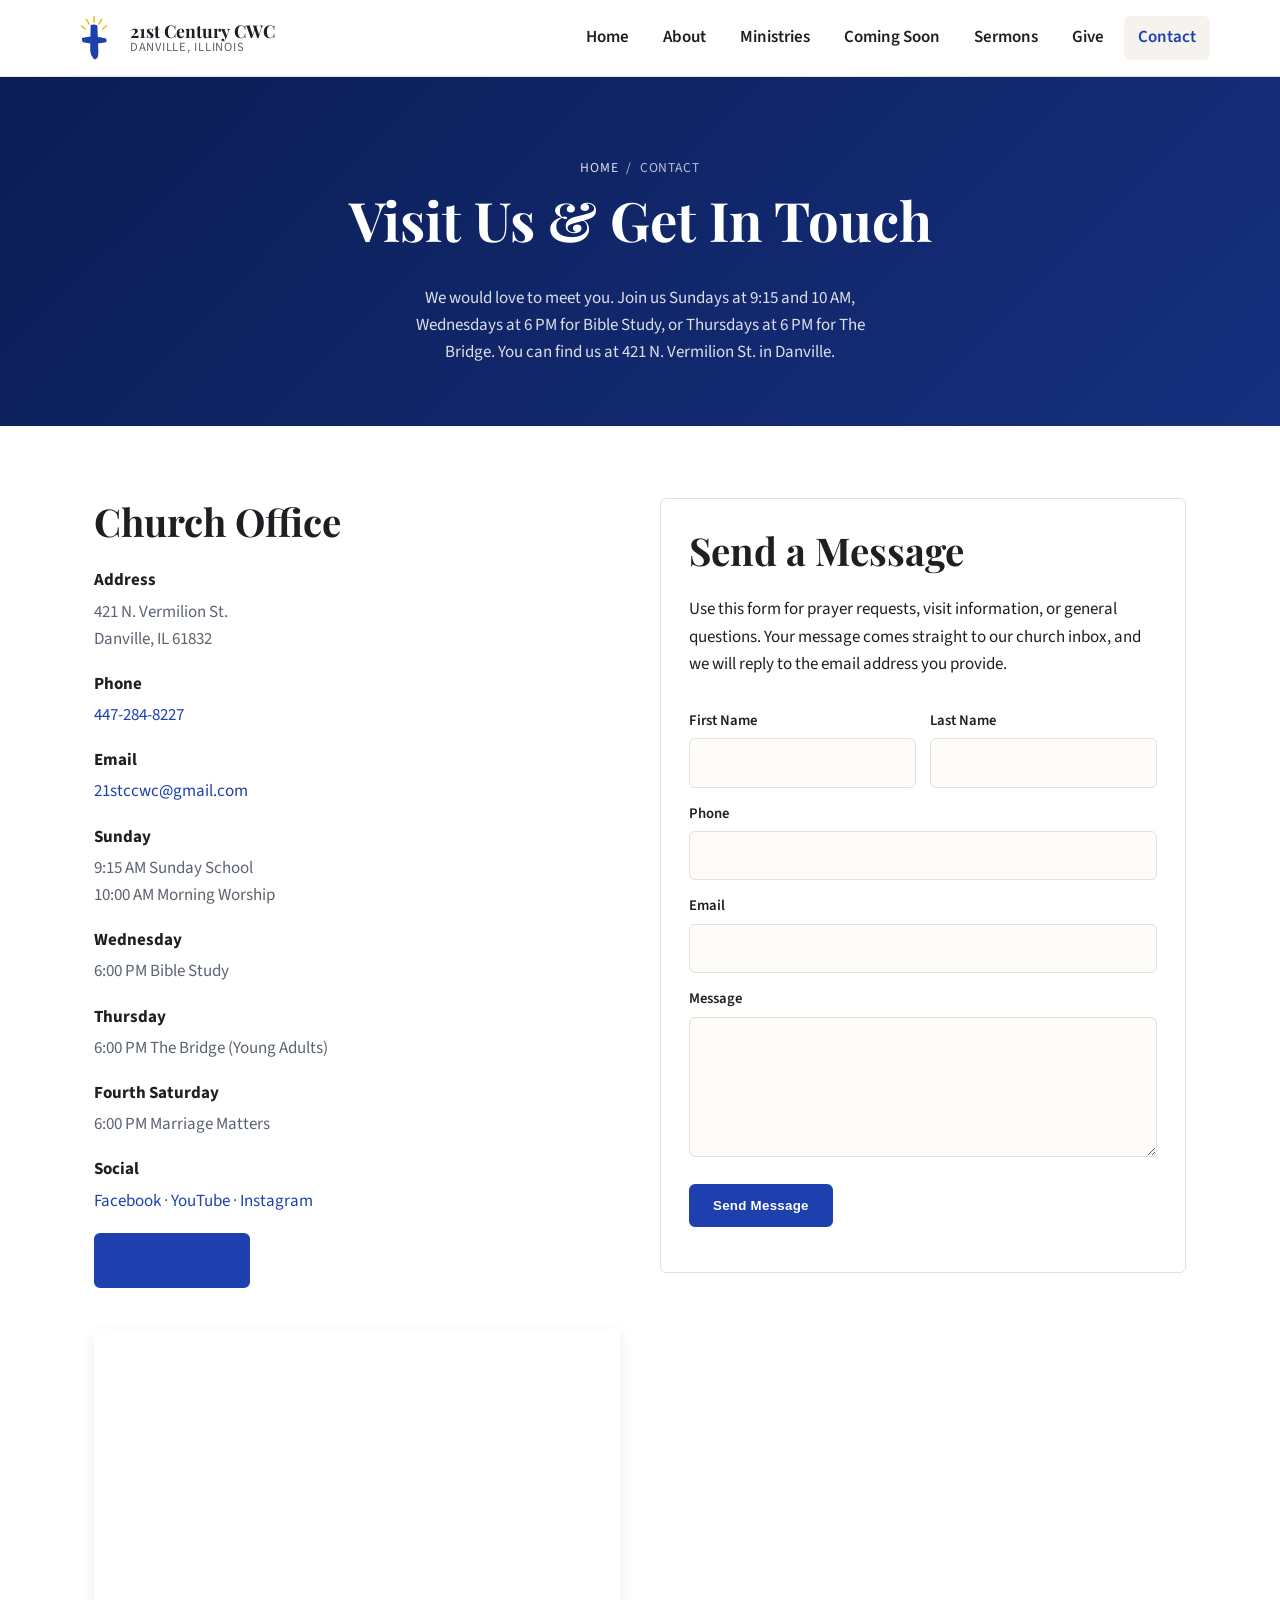
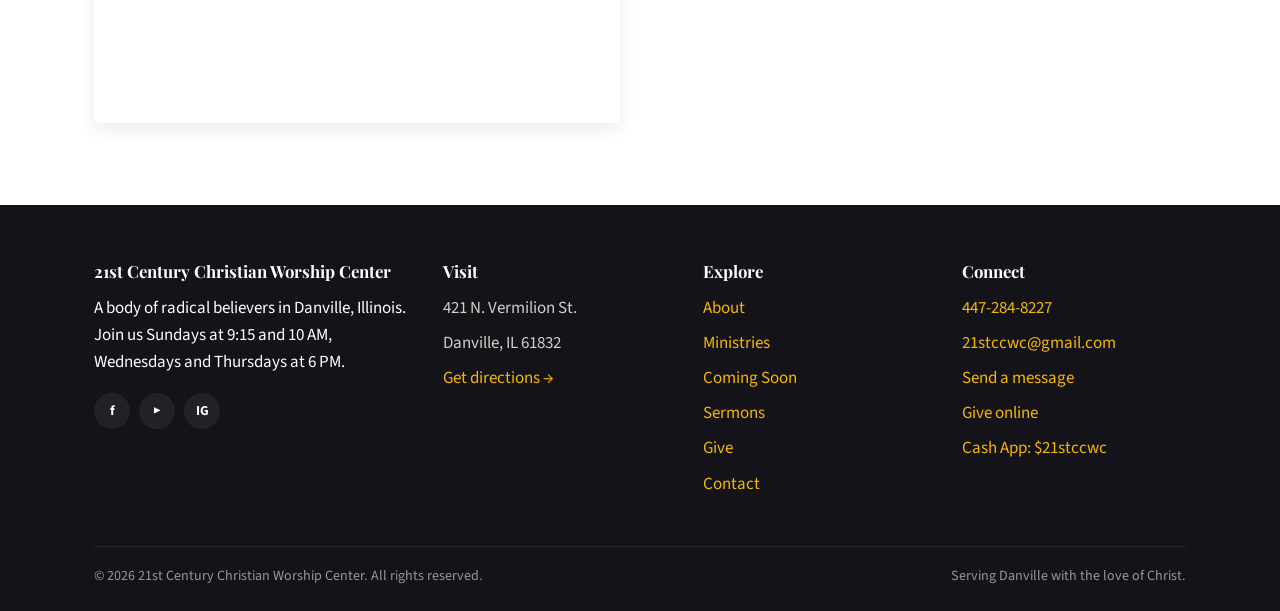
<file: site/pages/contact.html>
<!doctype html>
<html lang="en">
<head>
  <meta charset="utf-8" />
  <meta name="viewport" content="width=device-width, initial-scale=1" />
  <title>Contact &amp; Visit | 21st Century Christian Worship Center</title>
  <meta name="description" content="Visit 21st Century Christian Worship Center at 421 N. Vermilion St., Danville, IL. Sundays at 10:00 AM. Get directions, send a message, or call the office." />
  <link rel="icon" href="../assets/images/favicon.svg" type="image/svg+xml" />
  <link rel="preconnect" href="https://fonts.googleapis.com" />
  <link rel="preconnect" href="https://fonts.gstatic.com" crossorigin />
  <link href="https://fonts.googleapis.com/css2?family=Playfair+Display:wght@600;700&family=Source+Sans+3:wght@400;600;700&display=swap" rel="stylesheet" />
  <link rel="stylesheet" href="../assets/css/styles.css" />
</head>
<body>
  <a href="#main" class="skip-link">Skip to main content</a>
  <header class="site-header">
    <div class="container header-inner">
      <a href="../index.html" class="brand"><span class="brand-mark"><img src="../assets/images/logo-mark.svg" alt="21st CCWC logo" /></span><span>21st Century CWC<small>Danville, Illinois</small></span></a>
      <button class="nav-toggle" aria-expanded="false" aria-controls="primary-nav">Menu</button>
      <nav class="main-nav" id="primary-nav" aria-label="Primary">
        <ul>
          <li><a href="../index.html">Home</a></li>
          <li><a href="about.html">About</a></li>
          <li><a href="ministries.html">Ministries</a></li>
          <li><a href="coming-soon.html">Coming Soon</a></li>
          <li><a href="sermons.html">Sermons</a></li>
          <li><a href="give.html">Give</a></li>
          <li><a href="contact.html" class="active">Contact</a></li>
        </ul>
      </nav>
    </div>
  </header>

  <main id="main">
    <section class="page-header">
      <div class="container">
        <div class="breadcrumbs"><a href="../index.html">Home</a> &nbsp;/&nbsp; Contact</div>
        <h1>Visit Us &amp; Get In Touch</h1>
        <p>We would love to meet you. Join us Sundays at 9:15 and 10 AM, Wednesdays at 6 PM for Bible Study, or Thursdays at 6 PM for The Bridge. You can find us at 421 N. Vermilion St. in Danville.</p>
      </div>
    </section>

    <section>
      <div class="container">
        <div class="contact-grid">
          <div class="contact-info">
            <h2>Church Office</h2>
            <dl>
              <dt>Address</dt>
              <dd>421 N. Vermilion St.<br />Danville, IL 61832</dd>

              <dt>Phone</dt>
              <dd><a href="tel:+14472848227">447-284-8227</a></dd>

              <dt>Email</dt>
              <dd><a href="mailto:21stccwc@gmail.com">21stccwc@gmail.com</a></dd>

              <dt>Sunday</dt>
              <dd>9:15 AM Sunday School<br />10:00 AM Morning Worship</dd>

              <dt>Wednesday</dt>
              <dd>6:00 PM Bible Study</dd>

              <dt>Thursday</dt>
              <dd>6:00 PM The Bridge (Young Adults)</dd>

              <dt>Fourth Saturday</dt>
              <dd>6:00 PM Marriage Matters</dd>

              <dt>Social</dt>
              <dd>
                <a href="https://www.facebook.com/21stccwc/" rel="noopener" target="_blank">Facebook</a> ·
                <a href="https://www.youtube.com/channel/UCFrwg_xUsFdlNga9U5T-LZA" rel="noopener" target="_blank">YouTube</a> ·
                <a href="https://www.instagram.com/21stccwc/" rel="noopener" target="_blank">Instagram</a>
              </dd>
            </dl>
            <p style="margin-top:18px;"><a class="btn" href="https://www.google.com/maps/search/?api=1&amp;query=421+N+Vermilion+St+Danville+IL+61832" rel="noopener" target="_blank">Get Directions</a></p>

            <iframe
              class="map-frame"
              title="Map to 421 N. Vermilion St., Danville, IL"
              loading="lazy"
              referrerpolicy="no-referrer-when-downgrade"
              src="https://www.google.com/maps?q=421+N+Vermilion+St+Danville+IL+61832&output=embed"
              style="margin-top:24px;"></iframe>
          </div>

          <form class="contact" name="contact" novalidate data-endpoint="https://script.google.com/macros/s/AKfycby9CBDwkeormx6ODmZxoZxTSHYWbvJd08cXVW2e1eXZxQB2JI2OspJgjO8dFDy-HMJo7A/exec">
            <h2 style="margin-top:0;">Send a Message</h2>
            <p>Use this form for prayer requests, visit information, or general questions. Your message comes straight to our church inbox, and we will reply to the email address you provide.</p>

            <div class="form-row">
              <div>
                <label for="first_name">First Name</label>
                <input id="first_name" name="first_name" type="text" autocomplete="given-name" required />
              </div>
              <div>
                <label for="last_name">Last Name</label>
                <input id="last_name" name="last_name" type="text" autocomplete="family-name" required />
              </div>
            </div>

            <label for="phone">Phone</label>
            <input id="phone" name="phone" type="tel" autocomplete="tel" />

            <label for="email">Email</label>
            <input id="email" name="email" type="email" autocomplete="email" required />

            <label for="message">Message</label>
            <textarea id="message" name="message" required></textarea>

            <div class="hp-field" aria-hidden="true">
              <label for="website">Leave this field empty</label>
              <input id="website" name="website" type="text" tabindex="-1" autocomplete="off" />
            </div>

            <button class="btn" type="submit">Send Message</button>
            <p class="form-status" role="status" aria-live="polite" style="margin-top:14px;color:var(--muted);"></p>
          </form>
        </div>
      </div>
    </section>
  </main>

  <footer class="site-footer">
    <div class="container">
      <div class="footer-grid">
        <div>
          <h4>21st Century Christian Worship Center</h4>
          <p>A body of radical believers in Danville, Illinois. Join us Sundays at 9:15 and 10 AM, Wednesdays and Thursdays at 6 PM.</p>
          <div class="social" aria-label="Social media">
            <a href="https://www.facebook.com/21stccwc/" rel="noopener" target="_blank" aria-label="Facebook">f</a>
            <a href="https://www.youtube.com/channel/UCFrwg_xUsFdlNga9U5T-LZA" rel="noopener" target="_blank" aria-label="YouTube">▶</a>
            <a href="https://www.instagram.com/21stccwc/" rel="noopener" target="_blank" aria-label="Instagram">IG</a>
          </div>
        </div>
        <div>
          <h4>Visit</h4>
          <ul>
            <li>421 N. Vermilion St.</li>
            <li>Danville, IL 61832</li>
            <li><a href="https://www.google.com/maps/search/?api=1&amp;query=421+N+Vermilion+St+Danville+IL+61832" rel="noopener" target="_blank">Get directions →</a></li>
          </ul>
        </div>
        <div>
          <h4>Explore</h4>
          <ul>
            <li><a href="about.html">About</a></li>
            <li><a href="ministries.html">Ministries</a></li>
            <li><a href="coming-soon.html">Coming Soon</a></li>
            <li><a href="sermons.html">Sermons</a></li>
            <li><a href="give.html">Give</a></li>
            <li><a href="contact.html">Contact</a></li>
          </ul>
        </div>
        <div>
          <h4>Connect</h4>
          <ul>
            <li><a href="tel:+14472848227">447-284-8227</a></li>
            <li><a href="mailto:21stccwc@gmail.com">21stccwc@gmail.com</a></li>
            <li><a href="contact.html">Send a message</a></li>
            <li><a href="give.html">Give online</a></li>
            <li><a href="https://cash.app/$21stccwc" rel="noopener" target="_blank">Cash App: $21stccwc</a></li>
          </ul>
        </div>
      </div>
      <div class="copyright">
        <span>&copy; <span data-year>2026</span> 21st Century Christian Worship Center. All rights reserved.</span>
        <span>Serving Danville with the love of Christ.</span>
      </div>
    </div>
  </footer>
  <script src="../assets/js/main.js"></script>
</body>
</html>
</file>
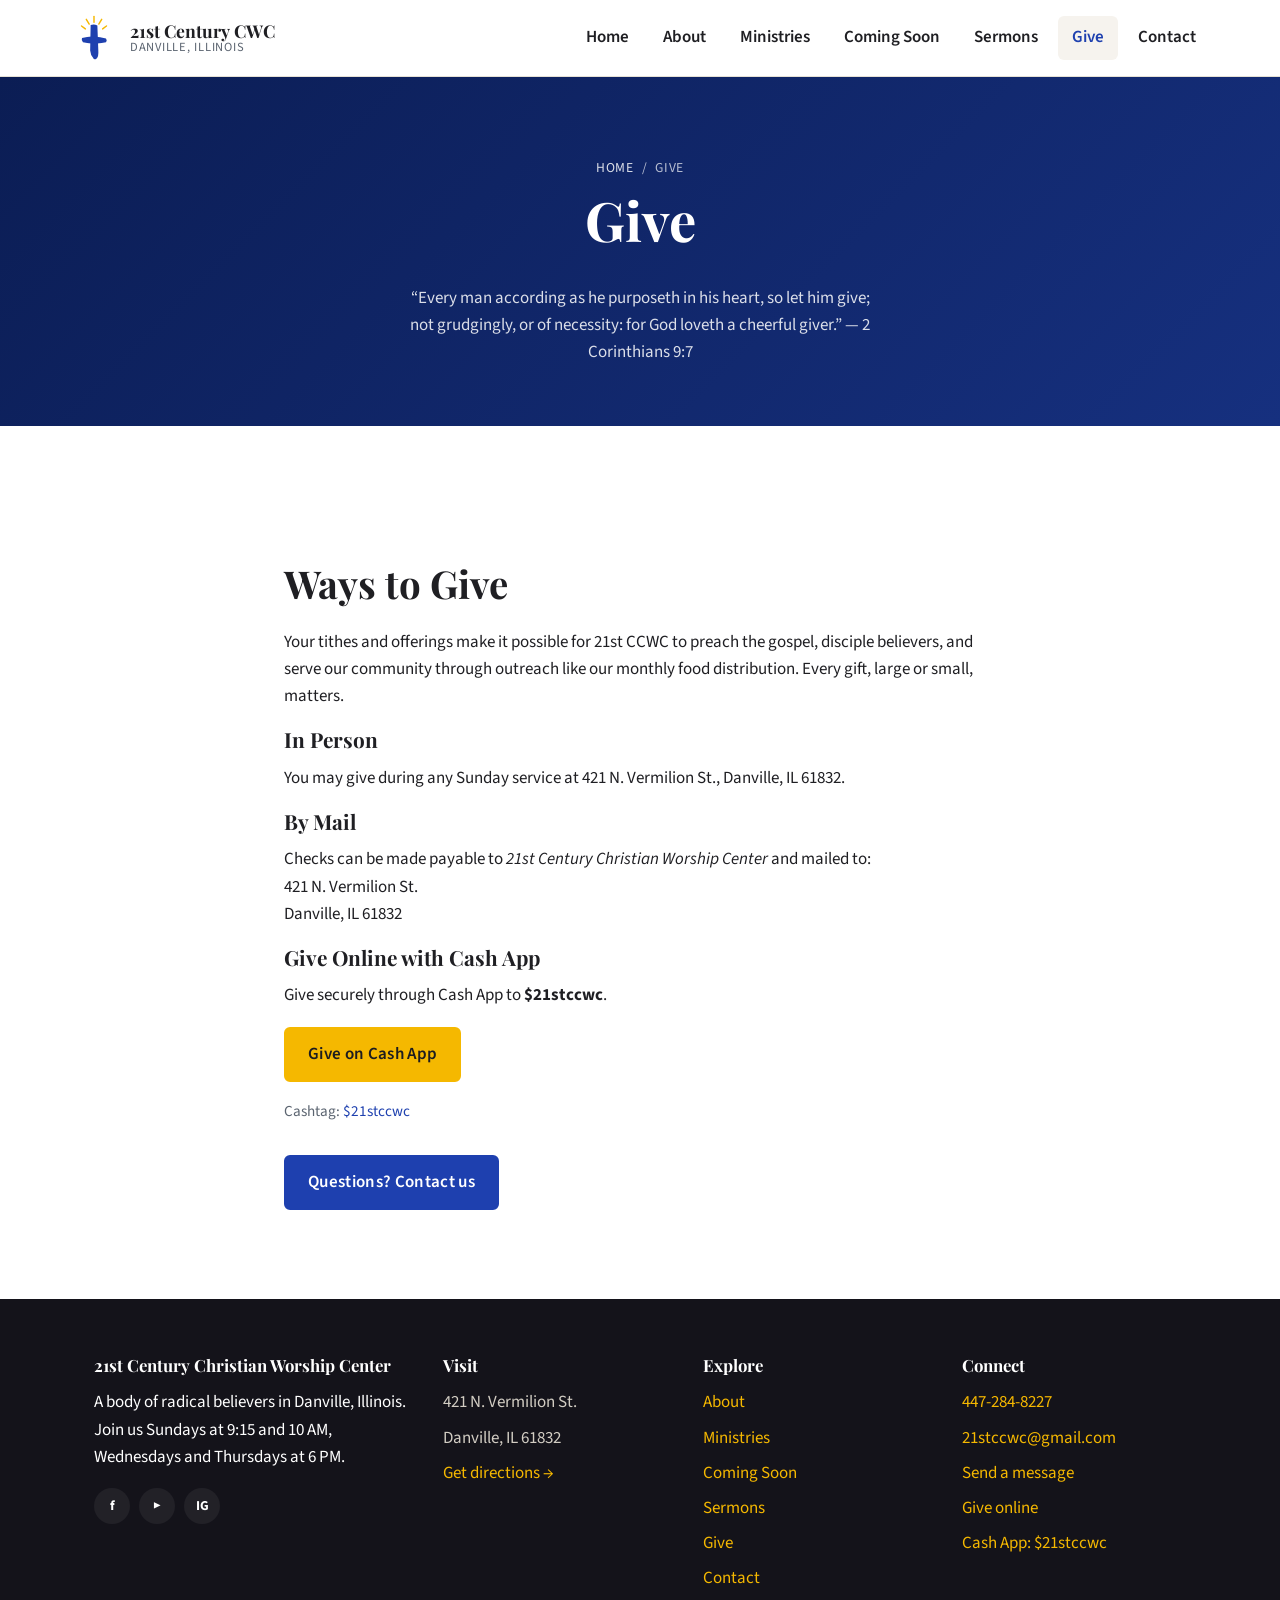
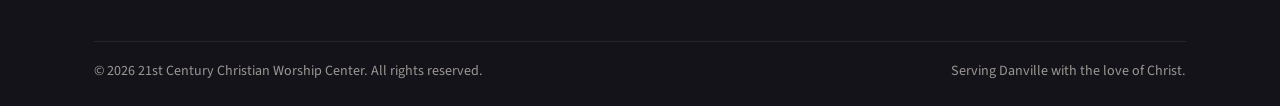
<file: site/pages/give.html>
<!doctype html>
<html lang="en">
<head>
  <meta charset="utf-8" />
  <meta name="viewport" content="width=device-width, initial-scale=1" />
  <title>Give | 21st Century Christian Worship Center</title>
  <meta name="description" content="Support the ministry of 21st Century Christian Worship Center through tithes, offerings, and community outreach giving." />
  <link rel="icon" href="../assets/images/favicon.svg" type="image/svg+xml" />
  <link rel="preconnect" href="https://fonts.googleapis.com" />
  <link rel="preconnect" href="https://fonts.gstatic.com" crossorigin />
  <link href="https://fonts.googleapis.com/css2?family=Playfair+Display:wght@600;700&family=Source+Sans+3:wght@400;600;700&display=swap" rel="stylesheet" />
  <link rel="stylesheet" href="../assets/css/styles.css" />
</head>
<body>
  <a href="#main" class="skip-link">Skip to main content</a>
  <header class="site-header">
    <div class="container header-inner">
      <a href="../index.html" class="brand"><span class="brand-mark"><img src="../assets/images/logo-mark.svg" alt="21st CCWC logo" /></span><span>21st Century CWC<small>Danville, Illinois</small></span></a>
      <button class="nav-toggle" aria-expanded="false" aria-controls="primary-nav">Menu</button>
      <nav class="main-nav" id="primary-nav" aria-label="Primary">
        <ul>
          <li><a href="../index.html">Home</a></li>
          <li><a href="about.html">About</a></li>
          <li><a href="ministries.html">Ministries</a></li>
          <li><a href="coming-soon.html">Coming Soon</a></li>
          <li><a href="sermons.html">Sermons</a></li>
          <li><a href="give.html" class="active">Give</a></li>
          <li><a href="contact.html">Contact</a></li>
        </ul>
      </nav>
    </div>
  </header>

  <main id="main">
    <section class="page-header">
      <div class="container">
        <div class="breadcrumbs"><a href="../index.html">Home</a> &nbsp;/&nbsp; Give</div>
        <h1>Give</h1>
        <p>“Every man according as he purposeth in his heart, so let him give; not grudgingly, or of necessity: for God loveth a cheerful giver.” — 2 Corinthians 9:7</p>
      </div>
    </section>

    <section>
      <div class="container prose">
        <h2>Ways to Give</h2>
        <p>Your tithes and offerings make it possible for 21st CCWC to preach the gospel, disciple believers, and serve our community through outreach like our monthly food distribution. Every gift, large or small, matters.</p>

        <h3>In Person</h3>
        <p>You may give during any Sunday service at 421 N. Vermilion St., Danville, IL 61832.</p>

        <h3>By Mail</h3>
        <p>Checks can be made payable to <em>21st Century Christian Worship Center</em> and mailed to:<br />
          421 N. Vermilion St.<br />
          Danville, IL 61832
        </p>

        <h3>Give Online with Cash App</h3>
        <p>Give securely through Cash App to <strong>$21stccwc</strong>.</p>
        <p>
          <a class="btn btn-accent" href="https://cash.app/$21stccwc" rel="noopener" target="_blank">Give on Cash App</a>
        </p>
        <p style="color:var(--muted);font-size:0.95rem;">Cashtag: <a href="https://cash.app/$21stccwc" rel="noopener" target="_blank">$21stccwc</a></p>

        <p style="margin-top:32px;"><a class="btn" href="contact.html">Questions? Contact us</a></p>
      </div>
    </section>
  </main>

  <footer class="site-footer">
    <div class="container">
      <div class="footer-grid">
        <div>
          <h4>21st Century Christian Worship Center</h4>
          <p>A body of radical believers in Danville, Illinois. Join us Sundays at 9:15 and 10 AM, Wednesdays and Thursdays at 6 PM.</p>
          <div class="social" aria-label="Social media">
            <a href="https://www.facebook.com/21stccwc/" rel="noopener" target="_blank" aria-label="Facebook">f</a>
            <a href="https://www.youtube.com/channel/UCFrwg_xUsFdlNga9U5T-LZA" rel="noopener" target="_blank" aria-label="YouTube">▶</a>
            <a href="https://www.instagram.com/21stccwc/" rel="noopener" target="_blank" aria-label="Instagram">IG</a>
          </div>
        </div>
        <div>
          <h4>Visit</h4>
          <ul>
            <li>421 N. Vermilion St.</li>
            <li>Danville, IL 61832</li>
            <li><a href="https://www.google.com/maps/search/?api=1&amp;query=421+N+Vermilion+St+Danville+IL+61832" rel="noopener" target="_blank">Get directions →</a></li>
          </ul>
        </div>
        <div>
          <h4>Explore</h4>
          <ul>
            <li><a href="about.html">About</a></li>
            <li><a href="ministries.html">Ministries</a></li>
            <li><a href="coming-soon.html">Coming Soon</a></li>
            <li><a href="sermons.html">Sermons</a></li>
            <li><a href="give.html">Give</a></li>
            <li><a href="contact.html">Contact</a></li>
          </ul>
        </div>
        <div>
          <h4>Connect</h4>
          <ul>
            <li><a href="tel:+14472848227">447-284-8227</a></li>
            <li><a href="mailto:21stccwc@gmail.com">21stccwc@gmail.com</a></li>
            <li><a href="contact.html">Send a message</a></li>
            <li><a href="give.html">Give online</a></li>
            <li><a href="https://cash.app/$21stccwc" rel="noopener" target="_blank">Cash App: $21stccwc</a></li>
          </ul>
        </div>
      </div>
      <div class="copyright">
        <span>&copy; <span data-year>2026</span> 21st Century Christian Worship Center. All rights reserved.</span>
        <span>Serving Danville with the love of Christ.</span>
      </div>
    </div>
  </footer>
  <script src="../assets/js/main.js"></script>
</body>
</html>
</file>
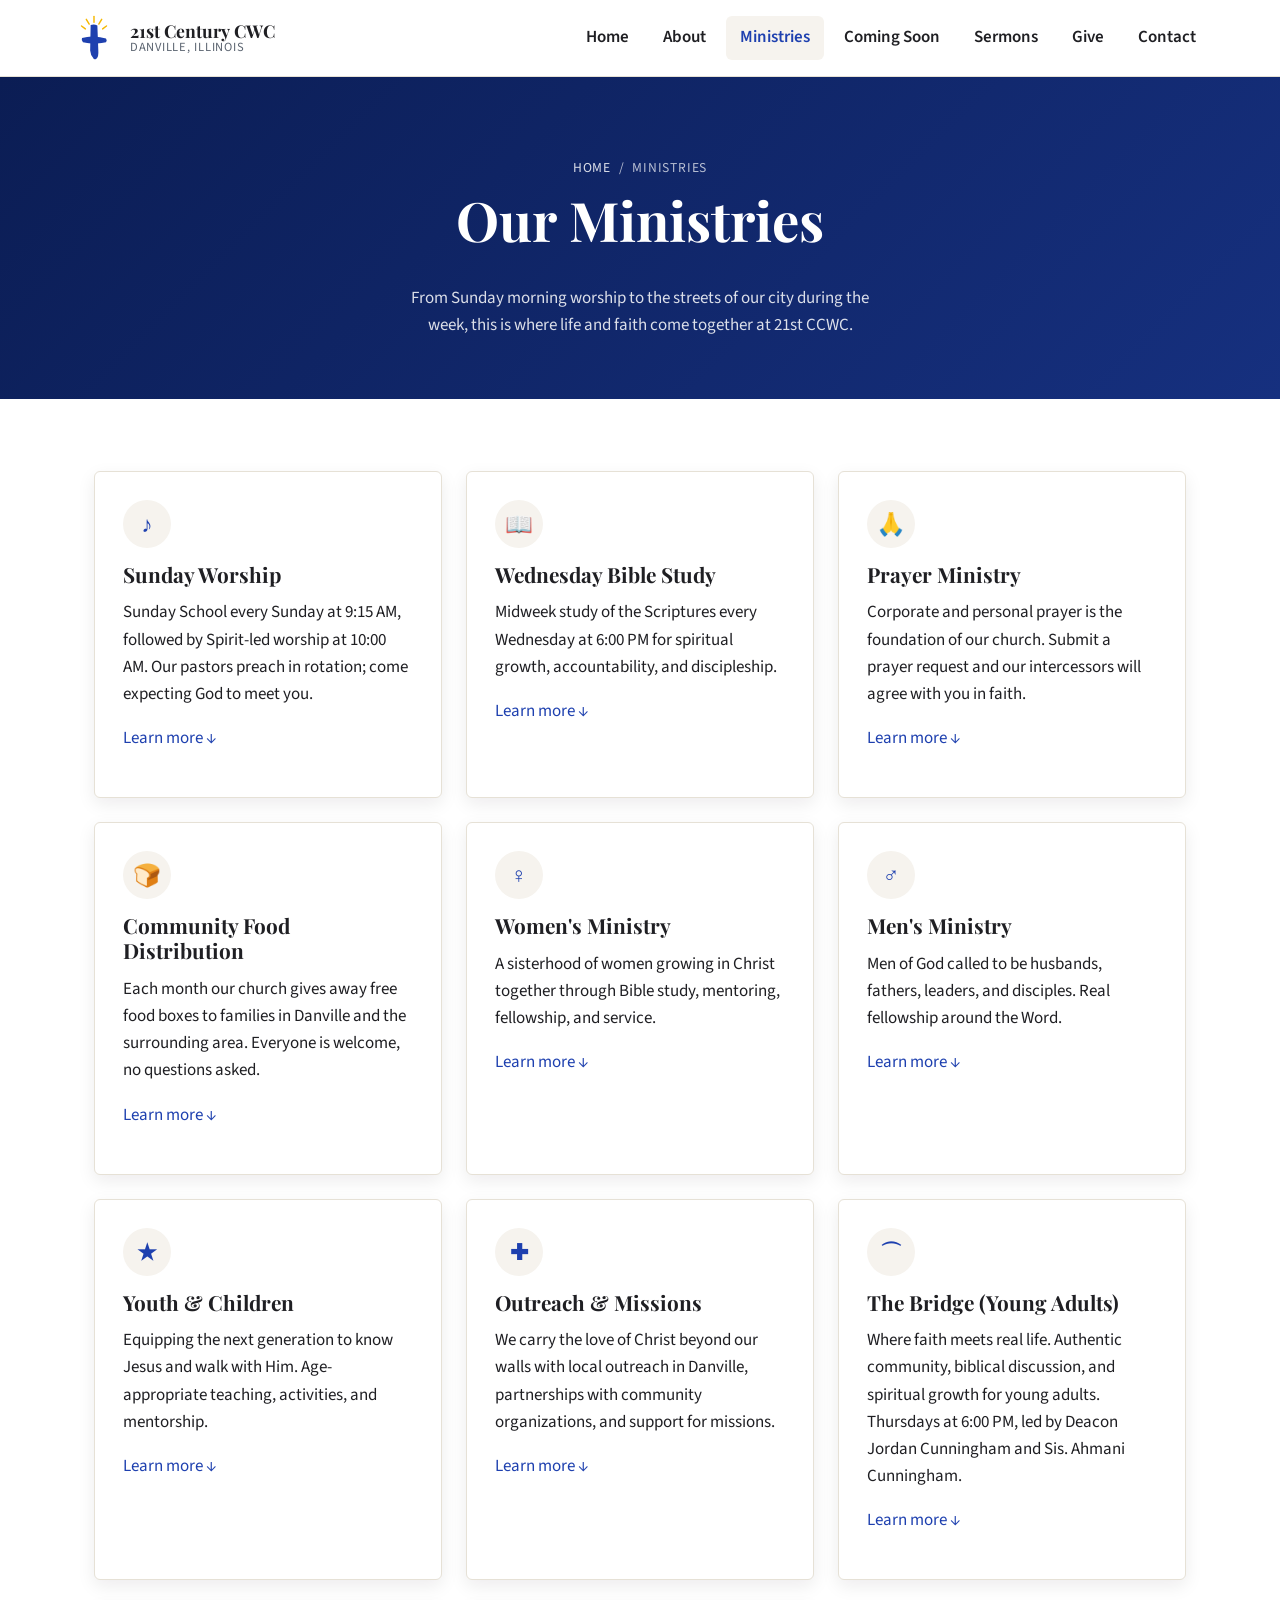
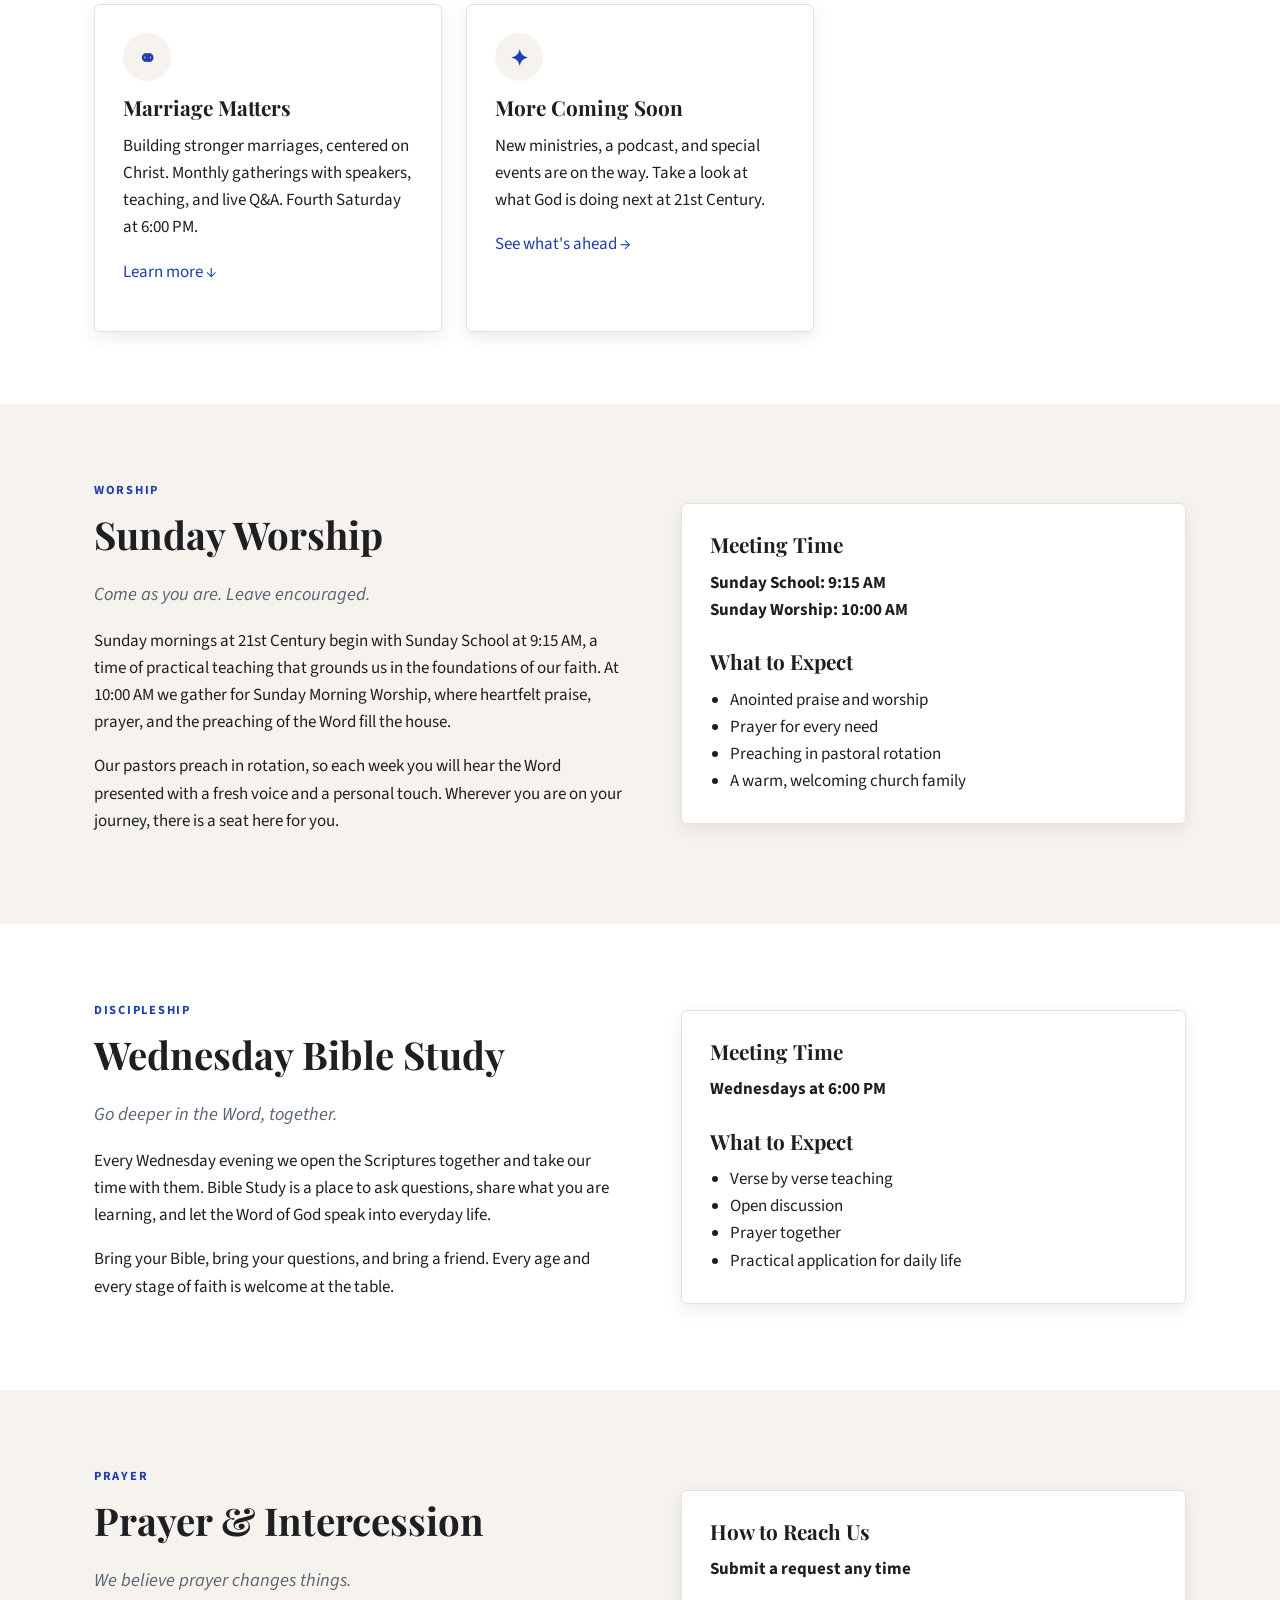
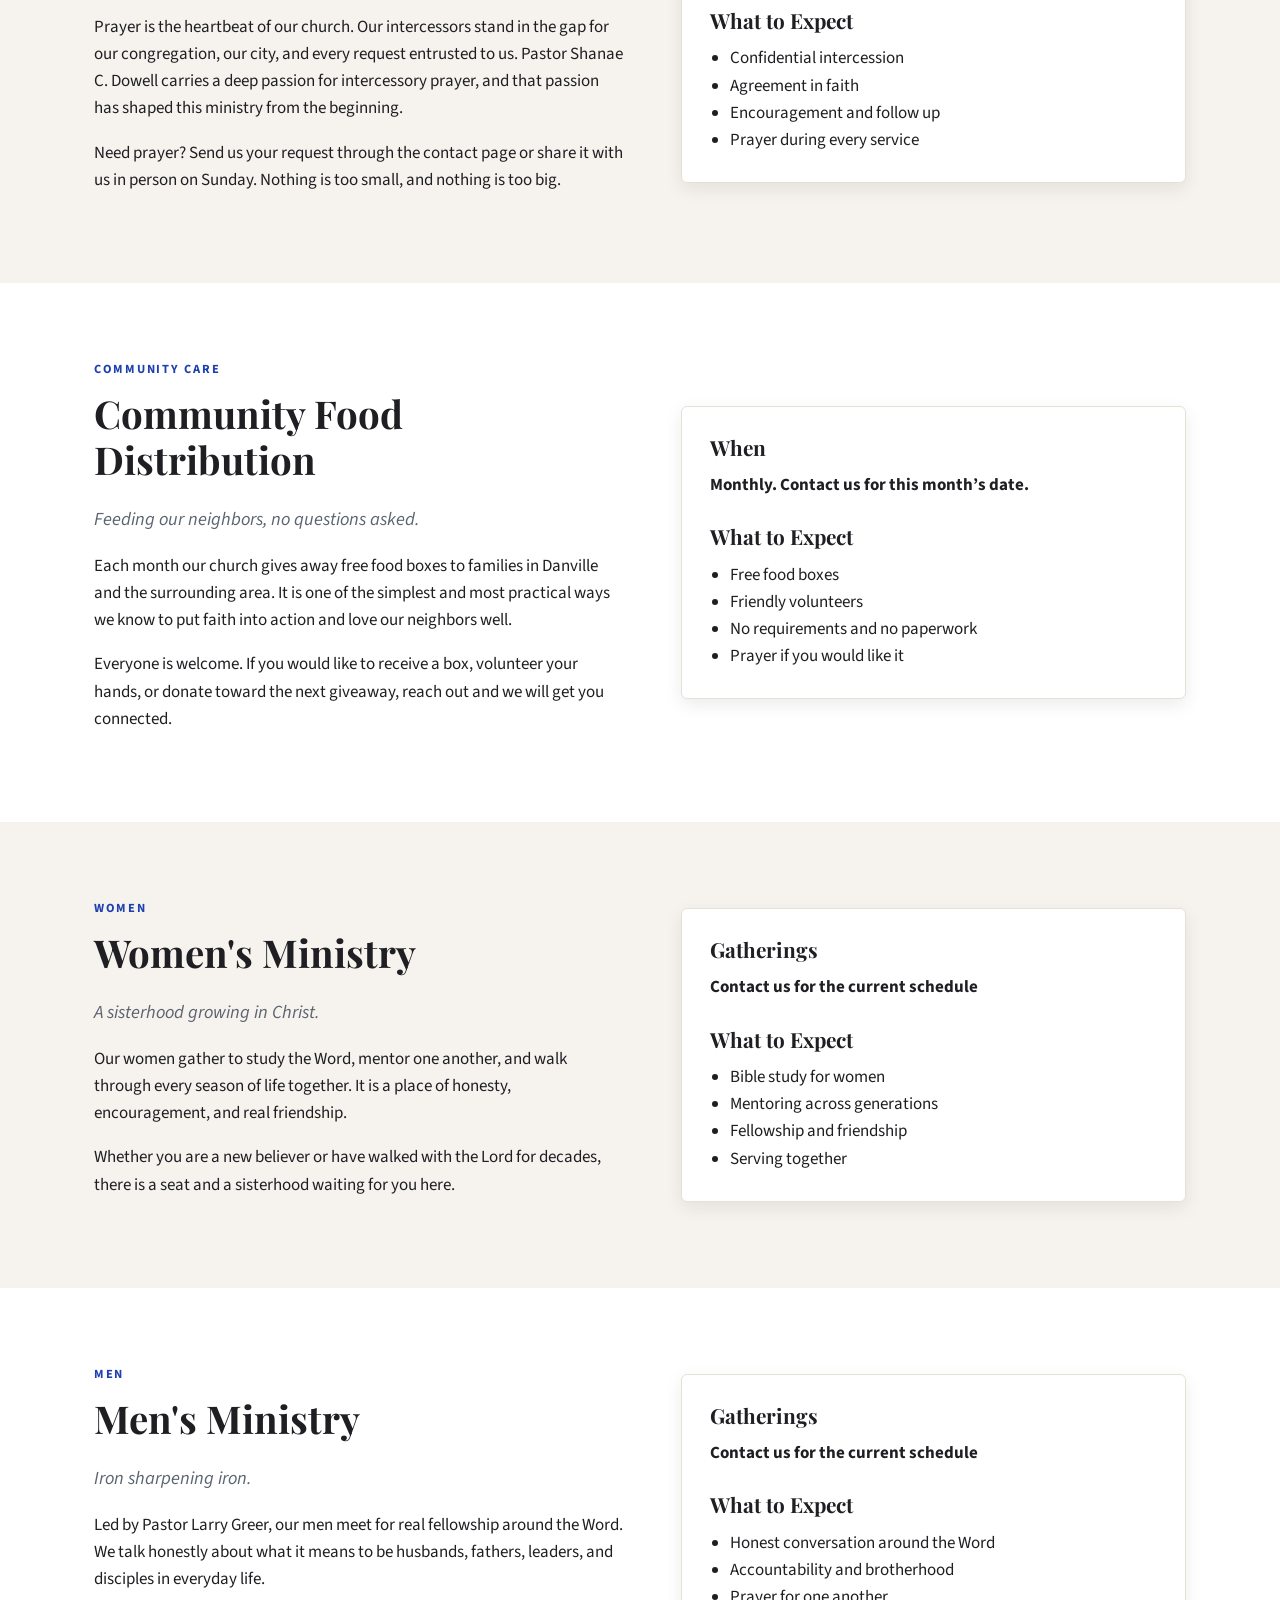
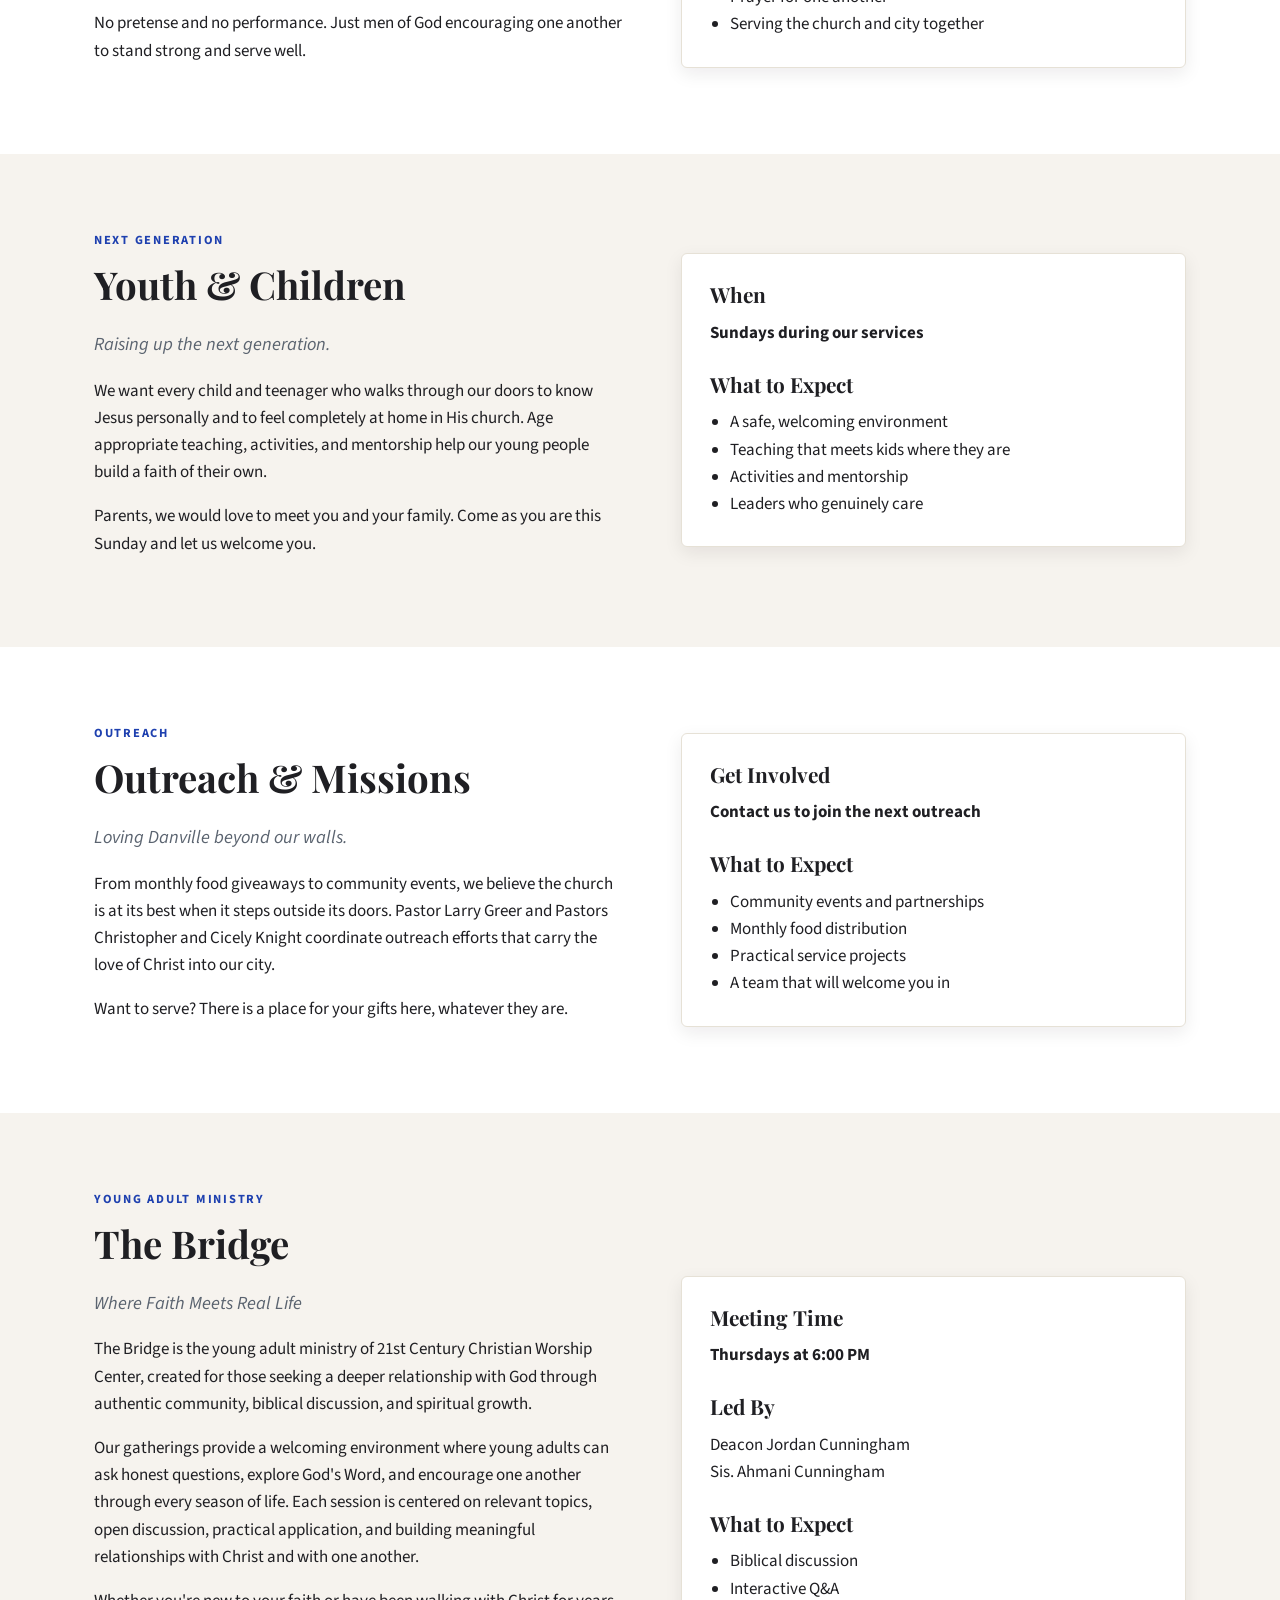
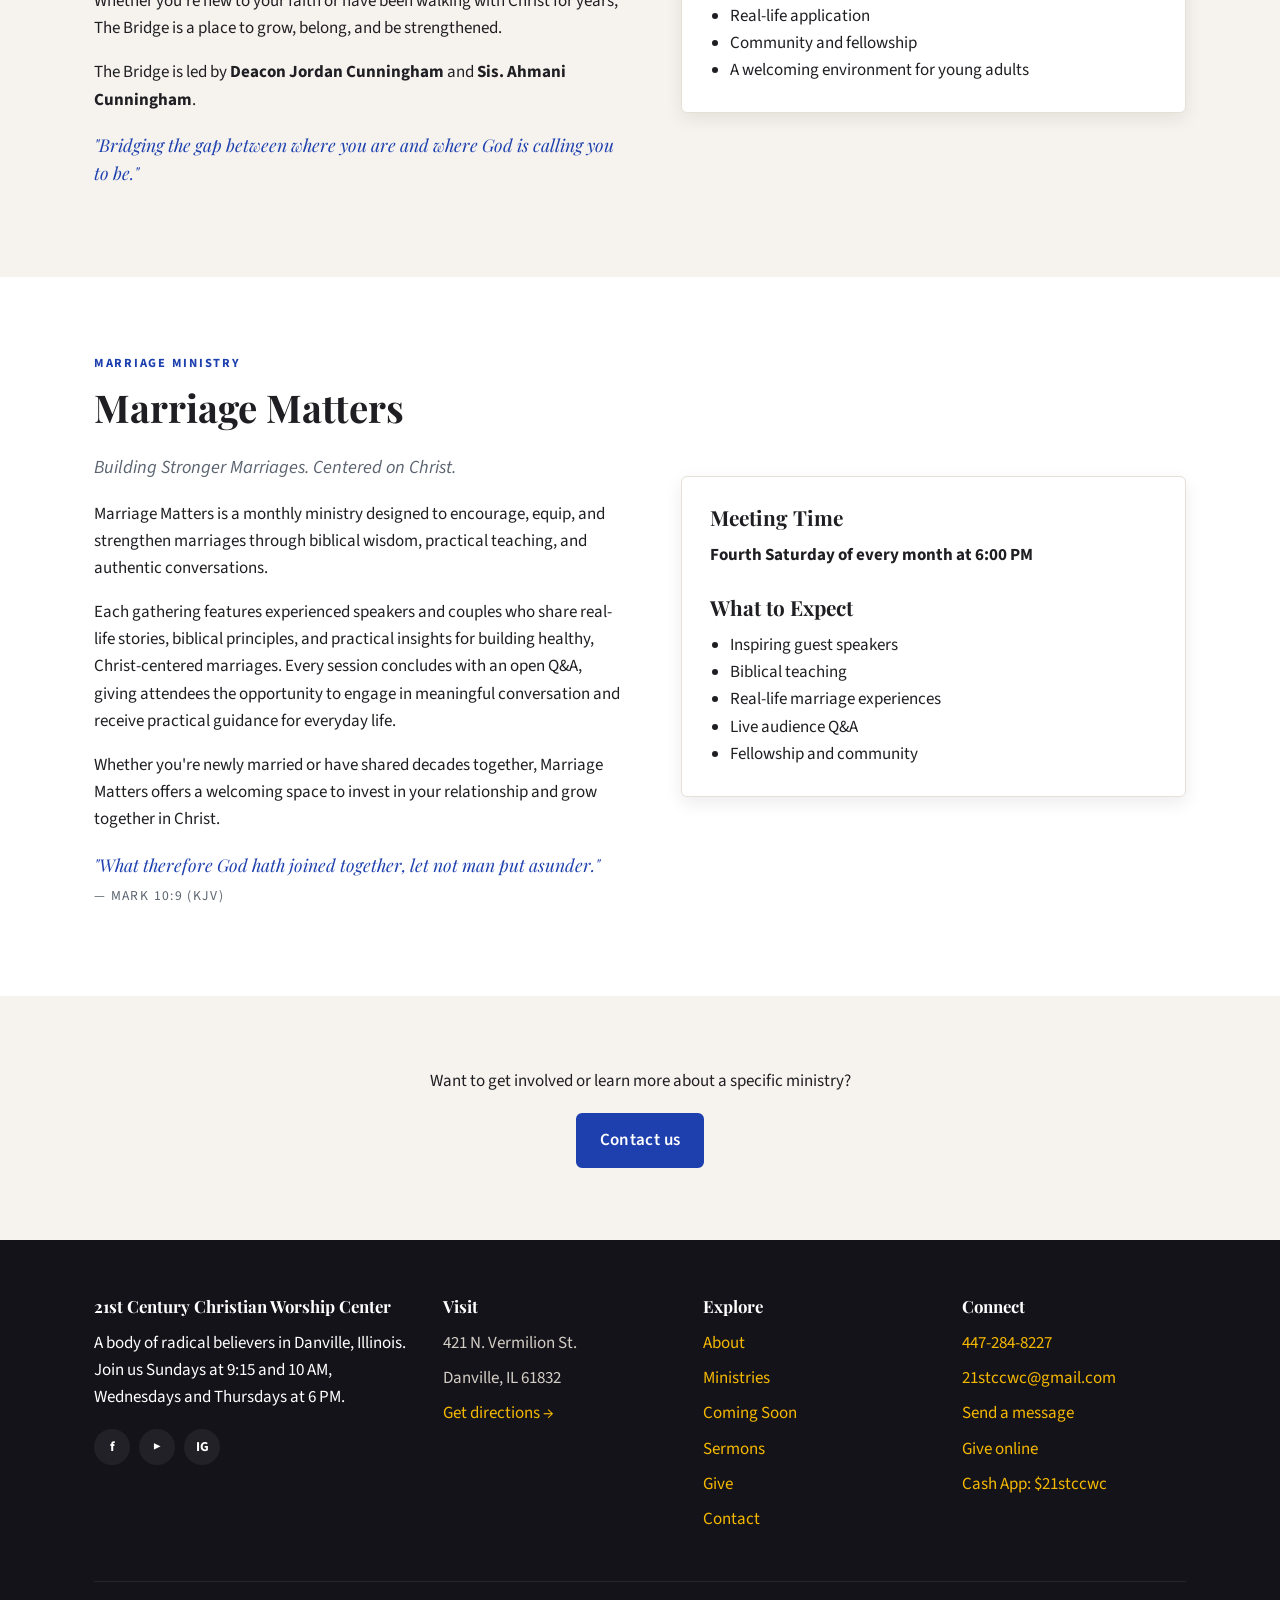
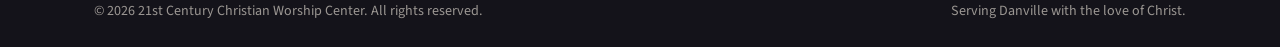
<file: site/pages/ministries.html>
<!doctype html>
<html lang="en">
<head>
  <meta charset="utf-8" />
  <meta name="viewport" content="width=device-width, initial-scale=1" />
  <title>Ministries | 21st Century Christian Worship Center</title>
  <meta name="description" content="Discover the ministries of 21st Century Christian Worship Center: worship, prayer, outreach, The Bridge young adult ministry, Marriage Matters, food distribution, men's and women's ministries, youth, and more." />
  <link rel="icon" href="../assets/images/favicon.svg" type="image/svg+xml" />
  <link rel="preconnect" href="https://fonts.googleapis.com" />
  <link rel="preconnect" href="https://fonts.gstatic.com" crossorigin />
  <link href="https://fonts.googleapis.com/css2?family=Playfair+Display:wght@600;700&family=Source+Sans+3:wght@400;600;700&display=swap" rel="stylesheet" />
  <link rel="stylesheet" href="../assets/css/styles.css" />
</head>
<body>
  <a href="#main" class="skip-link">Skip to main content</a>
  <header class="site-header">
    <div class="container header-inner">
      <a href="../index.html" class="brand"><span class="brand-mark"><img src="../assets/images/logo-mark.svg" alt="21st CCWC logo" /></span><span>21st Century CWC<small>Danville, Illinois</small></span></a>
      <button class="nav-toggle" aria-expanded="false" aria-controls="primary-nav">Menu</button>
      <nav class="main-nav" id="primary-nav" aria-label="Primary">
        <ul>
          <li><a href="../index.html">Home</a></li>
          <li><a href="about.html">About</a></li>
          <li><a href="ministries.html" class="active">Ministries</a></li>
          <li><a href="coming-soon.html">Coming Soon</a></li>
          <li><a href="sermons.html">Sermons</a></li>
          <li><a href="give.html">Give</a></li>
          <li><a href="contact.html">Contact</a></li>
        </ul>
      </nav>
    </div>
  </header>

  <main id="main">
    <section class="page-header">
      <div class="container">
        <div class="breadcrumbs"><a href="../index.html">Home</a> &nbsp;/&nbsp; Ministries</div>
        <h1>Our Ministries</h1>
        <p>From Sunday morning worship to the streets of our city during the week, this is where life and faith come together at 21st CCWC.</p>
      </div>
    </section>

    <section>
      <div class="container">
        <div class="cards">
          <div class="card">
            <div class="icon">♪</div>
            <h3>Sunday Worship</h3>
            <p>Sunday School every Sunday at 9:15 AM, followed by Spirit-led worship at 10:00 AM. Our pastors preach in rotation; come expecting God to meet you.</p>
            <p><a href="#sunday-worship">Learn more ↓</a></p>
          </div>
          <div class="card">
            <div class="icon">📖</div>
            <h3>Wednesday Bible Study</h3>
            <p>Midweek study of the Scriptures every Wednesday at 6:00 PM for spiritual growth, accountability, and discipleship.</p>
            <p><a href="#bible-study">Learn more ↓</a></p>
          </div>
          <div class="card">
            <div class="icon">🙏</div>
            <h3>Prayer Ministry</h3>
            <p>Corporate and personal prayer is the foundation of our church. Submit a prayer request and our intercessors will agree with you in faith.</p>
            <p><a href="#prayer">Learn more ↓</a></p>
          </div>
          <div class="card">
            <div class="icon">🍞</div>
            <h3>Community Food Distribution</h3>
            <p>Each month our church gives away free food boxes to families in Danville and the surrounding area. Everyone is welcome, no questions asked.</p>
            <p><a href="#food-distribution">Learn more ↓</a></p>
          </div>
          <div class="card">
            <div class="icon">♀</div>
            <h3>Women's Ministry</h3>
            <p>A sisterhood of women growing in Christ together through Bible study, mentoring, fellowship, and service.</p>
            <p><a href="#women">Learn more ↓</a></p>
          </div>
          <div class="card">
            <div class="icon">♂</div>
            <h3>Men's Ministry</h3>
            <p>Men of God called to be husbands, fathers, leaders, and disciples. Real fellowship around the Word.</p>
            <p><a href="#men">Learn more ↓</a></p>
          </div>
          <div class="card">
            <div class="icon">★</div>
            <h3>Youth &amp; Children</h3>
            <p>Equipping the next generation to know Jesus and walk with Him. Age-appropriate teaching, activities, and mentorship.</p>
            <p><a href="#youth">Learn more ↓</a></p>
          </div>
          <div class="card">
            <div class="icon">✚</div>
            <h3>Outreach &amp; Missions</h3>
            <p>We carry the love of Christ beyond our walls with local outreach in Danville, partnerships with community organizations, and support for missions.</p>
            <p><a href="#outreach">Learn more ↓</a></p>
          </div>
          <div class="card">
            <div class="icon">⌒</div>
            <h3>The Bridge (Young Adults)</h3>
            <p>Where faith meets real life. Authentic community, biblical discussion, and spiritual growth for young adults. Thursdays at 6:00 PM, led by Deacon Jordan Cunningham and Sis. Ahmani Cunningham.</p>
            <p><a href="#the-bridge">Learn more ↓</a></p>
          </div>
          <div class="card">
            <div class="icon">⚭</div>
            <h3>Marriage Matters</h3>
            <p>Building stronger marriages, centered on Christ. Monthly gatherings with speakers, teaching, and live Q&amp;A. Fourth Saturday at 6:00 PM.</p>
            <p><a href="#marriage-matters">Learn more ↓</a></p>
          </div>
          <div class="card">
            <div class="icon">✦</div>
            <h3>More Coming Soon</h3>
            <p>New ministries, a podcast, and special events are on the way. Take a look at what God is doing next at 21st Century.</p>
            <p><a href="coming-soon.html">See what's ahead →</a></p>
          </div>
        </div>
      </div>
    </section>

    <section class="alt" id="sunday-worship">
      <div class="container two-col">
        <div>
          <span class="eyebrow" style="display:inline-block;color:var(--brand);font-weight:700;letter-spacing:.14em;text-transform:uppercase;font-size:.78rem;margin-bottom:10px;">Worship</span>
          <h2>Sunday Worship</h2>
          <p class="lead"><em>Come as you are. Leave encouraged.</em></p>
          <p>Sunday mornings at 21st Century begin with Sunday School at 9:15 AM, a time of practical teaching that grounds us in the foundations of our faith. At 10:00 AM we gather for Sunday Morning Worship, where heartfelt praise, prayer, and the preaching of the Word fill the house.</p>
          <p>Our pastors preach in rotation, so each week you will hear the Word presented with a fresh voice and a personal touch. Wherever you are on your journey, there is a seat here for you.</p>
        </div>
        <div class="card">
          <h3>Meeting Time</h3>
          <p><strong>Sunday School: 9:15 AM<br />Sunday Worship: 10:00 AM</strong></p>
          <h3 style="margin-top:1.2em;">What to Expect</h3>
          <ul style="padding-left:1.2em;margin:0;">
            <li>Anointed praise and worship</li>
            <li>Prayer for every need</li>
            <li>Preaching in pastoral rotation</li>
            <li>A warm, welcoming church family</li>
          </ul>
        </div>
      </div>
    </section>

    <section id="bible-study">
      <div class="container two-col">
        <div>
          <span class="eyebrow" style="display:inline-block;color:var(--brand);font-weight:700;letter-spacing:.14em;text-transform:uppercase;font-size:.78rem;margin-bottom:10px;">Discipleship</span>
          <h2>Wednesday Bible Study</h2>
          <p class="lead"><em>Go deeper in the Word, together.</em></p>
          <p>Every Wednesday evening we open the Scriptures together and take our time with them. Bible Study is a place to ask questions, share what you are learning, and let the Word of God speak into everyday life.</p>
          <p>Bring your Bible, bring your questions, and bring a friend. Every age and every stage of faith is welcome at the table.</p>
        </div>
        <div class="card">
          <h3>Meeting Time</h3>
          <p><strong>Wednesdays at 6:00 PM</strong></p>
          <h3 style="margin-top:1.2em;">What to Expect</h3>
          <ul style="padding-left:1.2em;margin:0;">
            <li>Verse by verse teaching</li>
            <li>Open discussion</li>
            <li>Prayer together</li>
            <li>Practical application for daily life</li>
          </ul>
        </div>
      </div>
    </section>

    <section class="alt" id="prayer">
      <div class="container two-col">
        <div>
          <span class="eyebrow" style="display:inline-block;color:var(--brand);font-weight:700;letter-spacing:.14em;text-transform:uppercase;font-size:.78rem;margin-bottom:10px;">Prayer</span>
          <h2>Prayer &amp; Intercession</h2>
          <p class="lead"><em>We believe prayer changes things.</em></p>
          <p>Prayer is the heartbeat of our church. Our intercessors stand in the gap for our congregation, our city, and every request entrusted to us. Pastor Shanae C. Dowell carries a deep passion for intercessory prayer, and that passion has shaped this ministry from the beginning.</p>
          <p>Need prayer? Send us your request through the contact page or share it with us in person on Sunday. Nothing is too small, and nothing is too big.</p>
        </div>
        <div class="card">
          <h3>How to Reach Us</h3>
          <p><strong>Submit a request any time</strong></p>
          <h3 style="margin-top:1.2em;">What to Expect</h3>
          <ul style="padding-left:1.2em;margin:0;">
            <li>Confidential intercession</li>
            <li>Agreement in faith</li>
            <li>Encouragement and follow up</li>
            <li>Prayer during every service</li>
          </ul>
        </div>
      </div>
    </section>

    <section id="food-distribution">
      <div class="container two-col">
        <div>
          <span class="eyebrow" style="display:inline-block;color:var(--brand);font-weight:700;letter-spacing:.14em;text-transform:uppercase;font-size:.78rem;margin-bottom:10px;">Community Care</span>
          <h2>Community Food Distribution</h2>
          <p class="lead"><em>Feeding our neighbors, no questions asked.</em></p>
          <p>Each month our church gives away free food boxes to families in Danville and the surrounding area. It is one of the simplest and most practical ways we know to put faith into action and love our neighbors well.</p>
          <p>Everyone is welcome. If you would like to receive a box, volunteer your hands, or donate toward the next giveaway, reach out and we will get you connected.</p>
        </div>
        <div class="card">
          <h3>When</h3>
          <p><strong>Monthly. Contact us for this month’s date.</strong></p>
          <h3 style="margin-top:1.2em;">What to Expect</h3>
          <ul style="padding-left:1.2em;margin:0;">
            <li>Free food boxes</li>
            <li>Friendly volunteers</li>
            <li>No requirements and no paperwork</li>
            <li>Prayer if you would like it</li>
          </ul>
        </div>
      </div>
    </section>

    <section class="alt" id="women">
      <div class="container two-col">
        <div>
          <span class="eyebrow" style="display:inline-block;color:var(--brand);font-weight:700;letter-spacing:.14em;text-transform:uppercase;font-size:.78rem;margin-bottom:10px;">Women</span>
          <h2>Women's Ministry</h2>
          <p class="lead"><em>A sisterhood growing in Christ.</em></p>
          <p>Our women gather to study the Word, mentor one another, and walk through every season of life together. It is a place of honesty, encouragement, and real friendship.</p>
          <p>Whether you are a new believer or have walked with the Lord for decades, there is a seat and a sisterhood waiting for you here.</p>
        </div>
        <div class="card">
          <h3>Gatherings</h3>
          <p><strong>Contact us for the current schedule</strong></p>
          <h3 style="margin-top:1.2em;">What to Expect</h3>
          <ul style="padding-left:1.2em;margin:0;">
            <li>Bible study for women</li>
            <li>Mentoring across generations</li>
            <li>Fellowship and friendship</li>
            <li>Serving together</li>
          </ul>
        </div>
      </div>
    </section>

    <section id="men">
      <div class="container two-col">
        <div>
          <span class="eyebrow" style="display:inline-block;color:var(--brand);font-weight:700;letter-spacing:.14em;text-transform:uppercase;font-size:.78rem;margin-bottom:10px;">Men</span>
          <h2>Men's Ministry</h2>
          <p class="lead"><em>Iron sharpening iron.</em></p>
          <p>Led by Pastor Larry Greer, our men meet for real fellowship around the Word. We talk honestly about what it means to be husbands, fathers, leaders, and disciples in everyday life.</p>
          <p>No pretense and no performance. Just men of God encouraging one another to stand strong and serve well.</p>
        </div>
        <div class="card">
          <h3>Gatherings</h3>
          <p><strong>Contact us for the current schedule</strong></p>
          <h3 style="margin-top:1.2em;">What to Expect</h3>
          <ul style="padding-left:1.2em;margin:0;">
            <li>Honest conversation around the Word</li>
            <li>Accountability and brotherhood</li>
            <li>Prayer for one another</li>
            <li>Serving the church and city together</li>
          </ul>
        </div>
      </div>
    </section>

    <section class="alt" id="youth">
      <div class="container two-col">
        <div>
          <span class="eyebrow" style="display:inline-block;color:var(--brand);font-weight:700;letter-spacing:.14em;text-transform:uppercase;font-size:.78rem;margin-bottom:10px;">Next Generation</span>
          <h2>Youth &amp; Children</h2>
          <p class="lead"><em>Raising up the next generation.</em></p>
          <p>We want every child and teenager who walks through our doors to know Jesus personally and to feel completely at home in His church. Age appropriate teaching, activities, and mentorship help our young people build a faith of their own.</p>
          <p>Parents, we would love to meet you and your family. Come as you are this Sunday and let us welcome you.</p>
        </div>
        <div class="card">
          <h3>When</h3>
          <p><strong>Sundays during our services</strong></p>
          <h3 style="margin-top:1.2em;">What to Expect</h3>
          <ul style="padding-left:1.2em;margin:0;">
            <li>A safe, welcoming environment</li>
            <li>Teaching that meets kids where they are</li>
            <li>Activities and mentorship</li>
            <li>Leaders who genuinely care</li>
          </ul>
        </div>
      </div>
    </section>

    <section id="outreach">
      <div class="container two-col">
        <div>
          <span class="eyebrow" style="display:inline-block;color:var(--brand);font-weight:700;letter-spacing:.14em;text-transform:uppercase;font-size:.78rem;margin-bottom:10px;">Outreach</span>
          <h2>Outreach &amp; Missions</h2>
          <p class="lead"><em>Loving Danville beyond our walls.</em></p>
          <p>From monthly food giveaways to community events, we believe the church is at its best when it steps outside its doors. Pastor Larry Greer and Pastors Christopher and Cicely Knight coordinate outreach efforts that carry the love of Christ into our city.</p>
          <p>Want to serve? There is a place for your gifts here, whatever they are.</p>
        </div>
        <div class="card">
          <h3>Get Involved</h3>
          <p><strong>Contact us to join the next outreach</strong></p>
          <h3 style="margin-top:1.2em;">What to Expect</h3>
          <ul style="padding-left:1.2em;margin:0;">
            <li>Community events and partnerships</li>
            <li>Monthly food distribution</li>
            <li>Practical service projects</li>
            <li>A team that will welcome you in</li>
          </ul>
        </div>
      </div>
    </section>

    <section class="alt" id="the-bridge">
      <div class="container two-col">
        <div>
          <span class="eyebrow" style="display:inline-block;color:var(--brand);font-weight:700;letter-spacing:.14em;text-transform:uppercase;font-size:.78rem;margin-bottom:10px;">Young Adult Ministry</span>
          <h2>The Bridge</h2>
          <p class="lead"><em>Where Faith Meets Real Life</em></p>
          <p>The Bridge is the young adult ministry of 21st Century Christian Worship Center, created for those seeking a deeper relationship with God through authentic community, biblical discussion, and spiritual growth.</p>
          <p>Our gatherings provide a welcoming environment where young adults can ask honest questions, explore God's Word, and encourage one another through every season of life. Each session is centered on relevant topics, open discussion, practical application, and building meaningful relationships with Christ and with one another.</p>
          <p>Whether you're new to your faith or have been walking with Christ for years, The Bridge is a place to grow, belong, and be strengthened.</p>
          <p>The Bridge is led by <strong>Deacon Jordan Cunningham</strong> and <strong>Sis. Ahmani Cunningham</strong>.</p>
          <p style="font-family:var(--font-display);font-style:italic;color:var(--brand);font-size:1.1rem;">"Bridging the gap between where you are and where God is calling you to be."</p>
        </div>
        <div class="card">
          <h3>Meeting Time</h3>
          <p><strong>Thursdays at 6:00 PM</strong></p>
          <h3 style="margin-top:1.2em;">Led By</h3>
          <p>Deacon Jordan Cunningham<br />Sis. Ahmani Cunningham</p>
          <h3 style="margin-top:1.2em;">What to Expect</h3>
          <ul style="padding-left:1.2em;margin:0;">
            <li>Biblical discussion</li>
            <li>Interactive Q&amp;A</li>
            <li>Real-life application</li>
            <li>Community and fellowship</li>
            <li>A welcoming environment for young adults</li>
          </ul>
        </div>
      </div>
    </section>

    <section id="marriage-matters">
      <div class="container two-col">
        <div>
          <span class="eyebrow" style="display:inline-block;color:var(--brand);font-weight:700;letter-spacing:.14em;text-transform:uppercase;font-size:.78rem;margin-bottom:10px;">Marriage Ministry</span>
          <h2>Marriage Matters</h2>
          <p class="lead"><em>Building Stronger Marriages. Centered on Christ.</em></p>
          <p>Marriage Matters is a monthly ministry designed to encourage, equip, and strengthen marriages through biblical wisdom, practical teaching, and authentic conversations.</p>
          <p>Each gathering features experienced speakers and couples who share real-life stories, biblical principles, and practical insights for building healthy, Christ-centered marriages. Every session concludes with an open Q&amp;A, giving attendees the opportunity to engage in meaningful conversation and receive practical guidance for everyday life.</p>
          <p>Whether you're newly married or have shared decades together, Marriage Matters offers a welcoming space to invest in your relationship and grow together in Christ.</p>
          <p style="font-family:var(--font-display);font-style:italic;color:var(--brand);font-size:1.1rem;">"What therefore God hath joined together, let not man put asunder."<br /><span style="font-family:var(--font-body);font-style:normal;font-size:0.85rem;letter-spacing:0.1em;text-transform:uppercase;color:var(--muted);">— Mark 10:9 (KJV)</span></p>
        </div>
        <div class="card">
          <h3>Meeting Time</h3>
          <p><strong>Fourth Saturday of every month at 6:00 PM</strong></p>
          <h3 style="margin-top:1.2em;">What to Expect</h3>
          <ul style="padding-left:1.2em;margin:0;">
            <li>Inspiring guest speakers</li>
            <li>Biblical teaching</li>
            <li>Real-life marriage experiences</li>
            <li>Live audience Q&amp;A</li>
            <li>Fellowship and community</li>
          </ul>
        </div>
      </div>
    </section>

    <section class="alt">
      <div class="container" style="text-align:center;">
        <p>Want to get involved or learn more about a specific ministry?</p>
        <a class="btn" href="contact.html">Contact us</a>
      </div>
    </section>
  </main>

  <footer class="site-footer">
    <div class="container">
      <div class="footer-grid">
        <div>
          <h4>21st Century Christian Worship Center</h4>
          <p>A body of radical believers in Danville, Illinois. Join us Sundays at 9:15 and 10 AM, Wednesdays and Thursdays at 6 PM.</p>
          <div class="social" aria-label="Social media">
            <a href="https://www.facebook.com/21stccwc/" rel="noopener" target="_blank" aria-label="Facebook">f</a>
            <a href="https://www.youtube.com/channel/UCFrwg_xUsFdlNga9U5T-LZA" rel="noopener" target="_blank" aria-label="YouTube">▶</a>
            <a href="https://www.instagram.com/21stccwc/" rel="noopener" target="_blank" aria-label="Instagram">IG</a>
          </div>
        </div>
        <div>
          <h4>Visit</h4>
          <ul>
            <li>421 N. Vermilion St.</li>
            <li>Danville, IL 61832</li>
            <li><a href="https://www.google.com/maps/search/?api=1&amp;query=421+N+Vermilion+St+Danville+IL+61832" rel="noopener" target="_blank">Get directions →</a></li>
          </ul>
        </div>
        <div>
          <h4>Explore</h4>
          <ul>
            <li><a href="about.html">About</a></li>
            <li><a href="ministries.html">Ministries</a></li>
            <li><a href="coming-soon.html">Coming Soon</a></li>
            <li><a href="sermons.html">Sermons</a></li>
            <li><a href="give.html">Give</a></li>
            <li><a href="contact.html">Contact</a></li>
          </ul>
        </div>
        <div>
          <h4>Connect</h4>
          <ul>
            <li><a href="tel:+14472848227">447-284-8227</a></li>
            <li><a href="mailto:21stccwc@gmail.com">21stccwc@gmail.com</a></li>
            <li><a href="contact.html">Send a message</a></li>
            <li><a href="give.html">Give online</a></li>
            <li><a href="https://cash.app/$21stccwc" rel="noopener" target="_blank">Cash App: $21stccwc</a></li>
          </ul>
        </div>
      </div>
      <div class="copyright">
        <span>&copy; <span data-year>2026</span> 21st Century Christian Worship Center. All rights reserved.</span>
        <span>Serving Danville with the love of Christ.</span>
      </div>
    </div>
  </footer>
  <script src="../assets/js/main.js"></script>
</body>
</html>
</file>
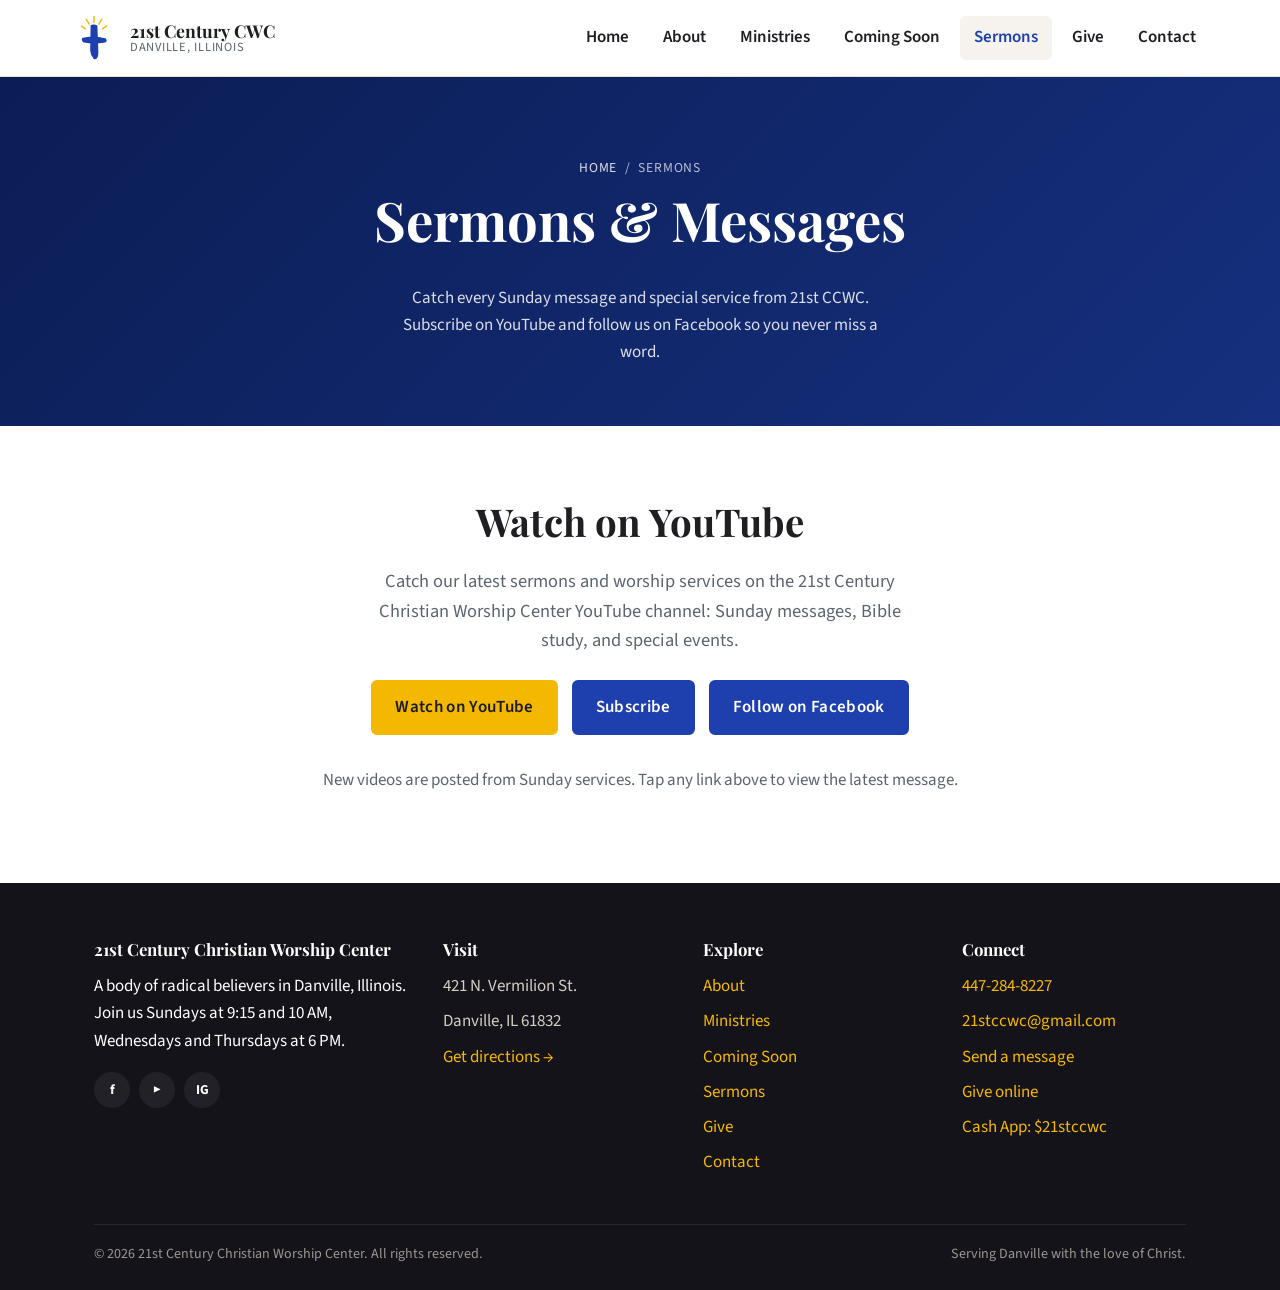
<file: site/pages/sermons.html>
<!doctype html>
<html lang="en">
<head>
  <meta charset="utf-8" />
  <meta name="viewport" content="width=device-width, initial-scale=1" />
  <title>Sermons | 21st Century Christian Worship Center</title>
  <meta name="description" content="Watch and listen to recent sermons and worship services from 21st Century Christian Worship Center in Danville, IL." />
  <link rel="icon" href="../assets/images/favicon.svg" type="image/svg+xml" />
  <link rel="preconnect" href="https://fonts.googleapis.com" />
  <link rel="preconnect" href="https://fonts.gstatic.com" crossorigin />
  <link href="https://fonts.googleapis.com/css2?family=Playfair+Display:wght@600;700&family=Source+Sans+3:wght@400;600;700&display=swap" rel="stylesheet" />
  <link rel="stylesheet" href="../assets/css/styles.css" />
</head>
<body>
  <a href="#main" class="skip-link">Skip to main content</a>
  <header class="site-header">
    <div class="container header-inner">
      <a href="../index.html" class="brand"><span class="brand-mark"><img src="../assets/images/logo-mark.svg" alt="21st CCWC logo" /></span><span>21st Century CWC<small>Danville, Illinois</small></span></a>
      <button class="nav-toggle" aria-expanded="false" aria-controls="primary-nav">Menu</button>
      <nav class="main-nav" id="primary-nav" aria-label="Primary">
        <ul>
          <li><a href="../index.html">Home</a></li>
          <li><a href="about.html">About</a></li>
          <li><a href="ministries.html">Ministries</a></li>
          <li><a href="coming-soon.html">Coming Soon</a></li>
          <li><a href="sermons.html" class="active">Sermons</a></li>
          <li><a href="give.html">Give</a></li>
          <li><a href="contact.html">Contact</a></li>
        </ul>
      </nav>
    </div>
  </header>

  <main id="main">
    <section class="page-header">
      <div class="container">
        <div class="breadcrumbs"><a href="../index.html">Home</a> &nbsp;/&nbsp; Sermons</div>
        <h1>Sermons &amp; Messages</h1>
        <p>Catch every Sunday message and special service from 21st CCWC. Subscribe on YouTube and follow us on Facebook so you never miss a word.</p>
      </div>
    </section>

    <section>
      <div class="container" style="text-align:center;">
        <h2>Watch on YouTube</h2>
        <p class="lead" style="max-width:60ch;margin:0 auto 24px;">Catch our latest sermons and worship services on the 21st Century Christian Worship Center YouTube channel: Sunday messages, Bible study, and special events.</p>
        <p style="display:flex;gap:14px;justify-content:center;flex-wrap:wrap;margin-bottom:32px;">
          <a class="btn btn-accent" href="https://www.youtube.com/channel/UCFrwg_xUsFdlNga9U5T-LZA" rel="noopener" target="_blank">Watch on YouTube</a>
          <a class="btn" href="https://www.youtube.com/channel/UCFrwg_xUsFdlNga9U5T-LZA?sub_confirmation=1" rel="noopener" target="_blank">Subscribe</a>
          <a class="btn" href="https://www.facebook.com/21stccwc/" rel="noopener" target="_blank">Follow on Facebook</a>
        </p>

        <p style="margin-top:28px;color:var(--muted);">
          New videos are posted from Sunday services. Tap any link above to view the latest message.
        </p>
      </div>
    </section>
  </main>

  <footer class="site-footer">
    <div class="container">
      <div class="footer-grid">
        <div>
          <h4>21st Century Christian Worship Center</h4>
          <p>A body of radical believers in Danville, Illinois. Join us Sundays at 9:15 and 10 AM, Wednesdays and Thursdays at 6 PM.</p>
          <div class="social" aria-label="Social media">
            <a href="https://www.facebook.com/21stccwc/" rel="noopener" target="_blank" aria-label="Facebook">f</a>
            <a href="https://www.youtube.com/channel/UCFrwg_xUsFdlNga9U5T-LZA" rel="noopener" target="_blank" aria-label="YouTube">▶</a>
            <a href="https://www.instagram.com/21stccwc/" rel="noopener" target="_blank" aria-label="Instagram">IG</a>
          </div>
        </div>
        <div>
          <h4>Visit</h4>
          <ul>
            <li>421 N. Vermilion St.</li>
            <li>Danville, IL 61832</li>
            <li><a href="https://www.google.com/maps/search/?api=1&amp;query=421+N+Vermilion+St+Danville+IL+61832" rel="noopener" target="_blank">Get directions →</a></li>
          </ul>
        </div>
        <div>
          <h4>Explore</h4>
          <ul>
            <li><a href="about.html">About</a></li>
            <li><a href="ministries.html">Ministries</a></li>
            <li><a href="coming-soon.html">Coming Soon</a></li>
            <li><a href="sermons.html">Sermons</a></li>
            <li><a href="give.html">Give</a></li>
            <li><a href="contact.html">Contact</a></li>
          </ul>
        </div>
        <div>
          <h4>Connect</h4>
          <ul>
            <li><a href="tel:+14472848227">447-284-8227</a></li>
            <li><a href="mailto:21stccwc@gmail.com">21stccwc@gmail.com</a></li>
            <li><a href="contact.html">Send a message</a></li>
            <li><a href="give.html">Give online</a></li>
            <li><a href="https://cash.app/$21stccwc" rel="noopener" target="_blank">Cash App: $21stccwc</a></li>
          </ul>
        </div>
      </div>
      <div class="copyright">
        <span>&copy; <span data-year>2026</span> 21st Century Christian Worship Center. All rights reserved.</span>
        <span>Serving Danville with the love of Christ.</span>
      </div>
    </div>
  </footer>
  <script src="../assets/js/main.js"></script>
</body>
</html>
</file>
<file: site/assets/css/styles.css>
/* 21st Century Christian Worship Center - styles */

:root {
  --brand: #1e40af;
  --brand-dark: #16307f;
  --accent: #f5b800;
  --ink: #1f1f23;
  --muted: #5b6470;
  --bg: #ffffff;
  --bg-alt: #f6f3ee;
  --bg-dark: #14131a;
  --line: #e6e1d6;
  --max: 1140px;
  --radius: 6px;
  --shadow: 0 6px 18px rgba(20, 19, 26, 0.08);
  --font-body: "Source Sans 3", "Helvetica Neue", Arial, sans-serif;
  --font-display: "Playfair Display", Georgia, "Times New Roman", serif;
}

* { box-sizing: border-box; }

html { scroll-behavior: smooth; }

body {
  margin: 0;
  font-family: var(--font-body);
  font-size: 17px;
  line-height: 1.6;
  color: var(--ink);
  background: var(--bg);
  -webkit-font-smoothing: antialiased;
}

img { max-width: 100%; height: auto; display: block; }

a {
  color: var(--brand);
  text-decoration: none;
}
a:hover { color: var(--brand-dark); text-decoration: underline; }

h1, h2, h3, h4 {
  font-family: var(--font-display);
  color: var(--ink);
  line-height: 1.2;
  margin: 0 0 0.6em;
  font-weight: 700;
}
h1 { font-size: clamp(2rem, 4vw + 1rem, 3.4rem); }
h2 { font-size: clamp(1.6rem, 2vw + 1rem, 2.4rem); }
h3 { font-size: 1.3rem; }

p { margin: 0 0 1em; color: var(--ink); }
.lead { font-size: 1.15rem; color: var(--muted); }

.container {
  max-width: var(--max);
  margin: 0 auto;
  padding: 0 24px;
}

.btn {
  display: inline-block;
  padding: 12px 22px;
  background: var(--brand);
  color: #fff;
  border-radius: var(--radius);
  font-weight: 600;
  letter-spacing: 0.02em;
  border: 2px solid var(--brand);
  transition: background 0.2s ease, color 0.2s ease, transform 0.1s ease;
}
.btn:hover { background: var(--brand-dark); border-color: var(--brand-dark); color: #fff; text-decoration: none; }
.btn.btn-outline { background: transparent; color: #fff; border-color: #fff; }
.btn.btn-outline:hover { background: #fff; color: var(--brand); }
.btn.btn-accent { background: var(--accent); color: #1c1c20; border-color: var(--accent); }
.btn.btn-accent:hover { background: #d9a200; border-color: #d9a200; }

/* Header */
.site-header {
  background: #fff;
  border-bottom: 1px solid var(--line);
  position: sticky;
  top: 0;
  z-index: 100;
  box-shadow: 0 1px 0 rgba(0,0,0,0.02);
}
.header-inner {
  display: flex;
  align-items: center;
  justify-content: space-between;
  gap: 24px;
  padding: 14px 0;
}
.brand {
  display: flex;
  align-items: center;
  gap: 12px;
  font-family: var(--font-display);
  font-weight: 700;
  color: var(--ink);
  font-size: 1.1rem;
  line-height: 1.1;
}
.brand:hover { text-decoration: none; }
.brand-mark {
  width: 48px;
  height: 48px;
  flex: 0 0 auto;
  display: flex;
  align-items: center;
  justify-content: center;
}
.brand-mark img { width: 100%; height: 100%; object-fit: contain; display: block; }
.brand small { display: block; font-family: var(--font-body); font-weight: 400; color: var(--muted); font-size: 0.78rem; letter-spacing: 0.06em; text-transform: uppercase; }

.nav-toggle {
  display: none;
  background: transparent;
  border: 1px solid var(--line);
  padding: 8px 12px;
  border-radius: var(--radius);
  font-size: 1rem;
  cursor: pointer;
}
.main-nav ul {
  display: flex;
  gap: 6px;
  list-style: none;
  padding: 0;
  margin: 0;
}
.main-nav a {
  display: inline-block;
  padding: 8px 14px;
  color: var(--ink);
  font-weight: 600;
  border-radius: var(--radius);
}
.main-nav a:hover, .main-nav a.active {
  background: var(--bg-alt);
  color: var(--brand);
  text-decoration: none;
}

/* Hero */
.hero {
  position: relative;
  background: linear-gradient(135deg, #0b1d54 0%, #16307f 55%, #1e40af 100%);
  color: #fff;
  padding: 96px 0 80px;
  overflow: hidden;
}
.hero::after {
  content: "";
  position: absolute;
  inset: 0;
  background-image: radial-gradient(circle at 20% 20%, rgba(245,184,0,0.20), transparent 40%),
                    radial-gradient(circle at 80% 80%, rgba(255,255,255,0.06), transparent 50%);
  pointer-events: none;
}
.hero .container { position: relative; z-index: 1; }
.hero h1 { color: #fff; max-width: 18ch; }
.hero p.lead { color: rgba(255,255,255,0.88); max-width: 60ch; }
.hero-actions { margin-top: 28px; display: flex; gap: 14px; flex-wrap: wrap; }
.hero-meta {
  margin-top: 40px;
  display: grid;
  grid-template-columns: repeat(auto-fit, minmax(180px, 1fr));
  gap: 20px;
  max-width: 940px;
}
.hero-meta div {
  background: rgba(255,255,255,0.07);
  backdrop-filter: blur(4px);
  padding: 18px 20px;
  border-radius: var(--radius);
  border: 1px solid rgba(255,255,255,0.12);
}
.hero-meta strong { display: block; font-family: var(--font-display); font-size: 1.05rem; color: var(--accent); margin-bottom: 4px; }
.hero-meta span { color: rgba(255,255,255,0.85); font-size: 0.95rem; }

/* Sections */
section { padding: 72px 0; }
section.alt { background: var(--bg-alt); }
section.dark { background: var(--bg-dark); color: #f5efe2; }
section.dark h2, section.dark h3 { color: #fff; }
section.dark p { color: rgba(245,239,226,0.85); }

.section-head { max-width: 720px; margin: 0 auto 44px; text-align: center; }
.section-head .eyebrow { display: inline-block; color: var(--brand); font-weight: 700; letter-spacing: 0.14em; text-transform: uppercase; font-size: 0.78rem; margin-bottom: 10px; }
section.dark .section-head .eyebrow { color: var(--accent); }

/* Cards */
.cards {
  display: grid;
  grid-template-columns: repeat(auto-fit, minmax(260px, 1fr));
  gap: 24px;
}
.card {
  background: #fff;
  border: 1px solid var(--line);
  border-radius: var(--radius);
  padding: 28px;
  box-shadow: var(--shadow);
  transition: transform 0.2s ease, box-shadow 0.2s ease;
}
.card:hover { transform: translateY(-3px); box-shadow: 0 12px 28px rgba(20,19,26,0.12); }
.card .icon {
  width: 48px; height: 48px;
  border-radius: 50%;
  background: var(--bg-alt);
  color: var(--brand);
  display: flex; align-items: center; justify-content: center;
  font-size: 1.4rem;
  margin-bottom: 14px;
  font-family: var(--font-display);
  font-weight: 700;
}
section.alt .card { background: #fff; }
section.dark .card {
  background: rgba(255,255,255,0.04);
  border-color: rgba(255,255,255,0.08);
  color: #f5efe2;
}
section.dark .card .icon { background: rgba(245,184,0,0.18); color: var(--accent); }

/* Two-column */
.two-col {
  display: grid;
  grid-template-columns: 1.05fr 1fr;
  gap: 56px;
  align-items: center;
}
.two-col .image-stack {
  background: var(--bg-alt);
  border-radius: var(--radius);
  aspect-ratio: 4 / 3;
  display: flex;
  align-items: center;
  justify-content: center;
  font-family: var(--font-display);
  color: var(--brand);
  font-size: 1.2rem;
  text-align: center;
  padding: 24px;
  border: 1px solid var(--line);
  background-image: radial-gradient(circle at 30% 30%, rgba(30,64,175,0.10), transparent 60%),
                    radial-gradient(circle at 75% 75%, rgba(245,184,0,0.20), transparent 55%);
}

/* Verse */
.verse {
  text-align: center;
  font-family: var(--font-display);
  font-size: clamp(1.4rem, 2vw + 0.6rem, 2rem);
  font-style: italic;
  color: #fff;
  max-width: 800px;
  margin: 0 auto;
  line-height: 1.4;
}
.verse cite {
  display: block;
  font-size: 0.95rem;
  font-style: normal;
  letter-spacing: 0.18em;
  text-transform: uppercase;
  color: var(--accent);
  margin-top: 18px;
  font-family: var(--font-body);
  font-weight: 700;
}

/* Service times */
.service-times {
  display: grid;
  grid-template-columns: repeat(auto-fit, minmax(220px, 1fr));
  gap: 20px;
  margin-top: 24px;
}
.service-times .slot {
  padding: 22px;
  border-radius: var(--radius);
  background: #fff;
  border: 1px solid var(--line);
  text-align: center;
}
.service-times .slot strong {
  display: block;
  font-family: var(--font-display);
  font-size: 1.6rem;
  color: var(--brand);
  margin-bottom: 4px;
}
.service-times .slot span { color: var(--muted); }

/* Contact */
.contact-grid {
  display: grid;
  grid-template-columns: 1fr 1fr;
  gap: 40px;
  align-items: start;
}
.contact-info dl { margin: 0; }
.contact-info dt { font-weight: 700; color: var(--ink); margin-top: 18px; }
.contact-info dd { margin: 4px 0 0; color: var(--muted); }
.contact-info a { color: var(--brand); }
.map-frame {
  width: 100%;
  aspect-ratio: 4 / 3;
  border: 0;
  border-radius: var(--radius);
  box-shadow: var(--shadow);
}

form.contact {
  background: #fff;
  padding: 28px;
  border-radius: var(--radius);
  border: 1px solid var(--line);
}
form.contact label {
  display: block;
  font-weight: 600;
  margin-top: 14px;
  margin-bottom: 6px;
  font-size: 0.92rem;
}
form.contact input, form.contact textarea {
  width: 100%;
  padding: 10px 12px;
  border: 1px solid var(--line);
  border-radius: var(--radius);
  font: inherit;
  background: #fdfcf9;
}
form.contact input:focus, form.contact textarea:focus {
  outline: 2px solid var(--brand);
  outline-offset: 1px;
}
form.contact textarea { min-height: 140px; resize: vertical; }
form.contact .form-row { display: grid; grid-template-columns: 1fr 1fr; gap: 14px; }
form.contact .form-row label { margin-top: 14px; }
@media (max-width: 540px) { form.contact .form-row { grid-template-columns: 1fr; } }
form.contact .btn { margin-top: 18px; }

/* Footer */
.site-footer {
  background: #14131a;
  color: rgba(245,239,226,0.85);
  padding: 56px 0 24px;
}
.site-footer h4 {
  color: #fff;
  font-family: var(--font-display);
  margin-bottom: 14px;
  font-size: 1.05rem;
}
.site-footer p { color: #fff; }
.footer-grid {
  display: grid;
  grid-template-columns: 1.4fr 1fr 1fr 1fr;
  gap: 36px;
}
.site-footer a { color: var(--accent); }
.site-footer ul { list-style: none; padding: 0; margin: 0; }
.site-footer li { margin-bottom: 8px; }
.social a {
  display: inline-block;
  width: 36px; height: 36px;
  border-radius: 50%;
  background: rgba(255,255,255,0.06);
  color: #fff;
  text-align: center;
  line-height: 36px;
  margin-right: 6px;
  font-weight: 700;
  font-size: 0.85rem;
}
.social a:hover { background: var(--brand); text-decoration: none; }
.copyright {
  margin-top: 40px;
  padding-top: 18px;
  border-top: 1px solid rgba(255,255,255,0.08);
  font-size: 0.88rem;
  color: rgba(245,239,226,0.6);
  display: flex;
  justify-content: space-between;
  flex-wrap: wrap;
  gap: 8px;
}

/* Page header (sub-pages) */
.page-header {
  background: linear-gradient(135deg, #0b1d54 0%, #16307f 100%);
  color: #fff;
  padding: 80px 0 60px;
  text-align: center;
}
.page-header h1 { color: #fff; }
.page-header p { color: rgba(255,255,255,0.85); max-width: 60ch; margin: 0 auto; }

.breadcrumbs {
  font-size: 0.85rem;
  color: rgba(255,255,255,0.7);
  margin-bottom: 8px;
  letter-spacing: 0.06em;
  text-transform: uppercase;
}
.breadcrumbs a { color: rgba(255,255,255,0.85); }

/* Prose */
.prose { max-width: 760px; margin: 0 auto; }
.prose h2 { margin-top: 1.6em; }
.prose ul { padding-left: 1.2em; }
.prose li { margin-bottom: 6px; }

/* Sermon list */
.sermon-list { list-style: none; padding: 0; margin: 0; display: grid; gap: 14px; }
.sermon-list li {
  background: #fff;
  border: 1px solid var(--line);
  border-radius: var(--radius);
  padding: 18px 22px;
  display: flex;
  justify-content: space-between;
  align-items: center;
  gap: 16px;
  flex-wrap: wrap;
}
.sermon-list strong { display: block; font-family: var(--font-display); font-size: 1.1rem; }
.sermon-list .meta { color: var(--muted); font-size: 0.9rem; }

/* Responsive */
@media (max-width: 880px) {
  .nav-toggle { display: inline-block; }
  .main-nav {
    position: absolute;
    top: 100%;
    left: 0; right: 0;
    background: #fff;
    border-bottom: 1px solid var(--line);
    display: none;
  }
  .main-nav.open { display: block; }
  .main-nav ul {
    flex-direction: column;
    padding: 12px 24px 20px;
  }
  .main-nav a { display: block; padding: 12px 10px; }
  .two-col { grid-template-columns: 1fr; gap: 32px; }
  .contact-grid { grid-template-columns: 1fr; }
  .footer-grid { grid-template-columns: 1fr 1fr; }
  .hero { padding: 72px 0 56px; }
  .hero-meta { grid-template-columns: 1fr; }
}
@media (max-width: 480px) {
  .footer-grid { grid-template-columns: 1fr; }
  section { padding: 56px 0; }
}

/* A11y */
:focus-visible { outline: 2px solid var(--accent); outline-offset: 2px; }
.skip-link {
  position: absolute;
  left: -9999px;
  top: 8px;
  background: #fff;
  color: var(--brand);
  padding: 8px 14px;
  border-radius: var(--radius);
  z-index: 200;
}
.skip-link:focus { left: 16px; }

/* Announcement bar (site-wide event promo) */
.announcement-bar {
  background: linear-gradient(90deg, var(--brand-dark), var(--brand));
  color: #fff;
  text-align: center;
  font-size: 0.95rem;
  padding: 10px 16px;
  position: relative;
  z-index: 120;
}
.announcement-bar a {
  color: #fff;
  font-weight: 700;
  text-decoration: none;
}
.announcement-bar .pill {
  display: inline-block;
  background: var(--accent);
  color: #1c1c20;
  font-weight: 800;
  padding: 2px 10px;
  border-radius: 999px;
  margin-left: 8px;
  letter-spacing: 0.02em;
}
.announcement-bar .pill:hover { background: #ffca28; }
@media (max-width: 560px) {
  .announcement-bar { font-size: 0.85rem; }
  .announcement-bar .sep { display: none; }
  .announcement-bar .pill { display: inline-block; margin: 6px 0 0; }
}

/* Event feature banner (home page) */
.event-feature {
  background: radial-gradient(circle at 15% 20%, rgba(245,184,0,0.22), transparent 45%),
              radial-gradient(circle at 85% 80%, rgba(255,255,255,0.08), transparent 50%),
              linear-gradient(135deg, #0b1d54 0%, #16307f 55%, #1e40af 100%);
  color: #fff;
  border-radius: 12px;
  padding: 48px 40px;
  text-align: center;
  box-shadow: var(--shadow);
  position: relative;
  overflow: hidden;
}
.event-feature .kicker {
  display: inline-block;
  background: var(--accent);
  color: #1c1c20;
  font-weight: 800;
  letter-spacing: 0.14em;
  text-transform: uppercase;
  font-size: 0.72rem;
  padding: 6px 14px;
  border-radius: 999px;
  margin-bottom: 18px;
}
.event-feature h2 { color: #fff; margin-bottom: 8px; }
.event-feature .date {
  font-family: var(--font-display);
  font-style: italic;
  font-size: 1.4rem;
  color: var(--accent);
  margin-bottom: 14px;
}
.event-feature p { color: rgba(255,255,255,0.9); max-width: 60ch; margin: 0 auto 12px; }
.event-feature .event-actions {
  margin-top: 26px;
  display: flex;
  gap: 14px;
  justify-content: center;
  flex-wrap: wrap;
}
.event-feature .btn-tickets {
  background: var(--accent);
  color: #1c1c20;
  border-color: var(--accent);
  font-size: 1.05rem;
  padding: 14px 30px;
}
.event-feature .btn-tickets:hover { background: #ffca28; border-color: #ffca28; color: #1c1c20; }

/* Event countdown */
.countdown {
  display: flex;
  gap: 14px;
  justify-content: center;
  flex-wrap: wrap;
  margin: 24px 0 6px;
}
.countdown .cd-unit {
  background: rgba(255,255,255,0.10);
  border: 1px solid rgba(255,255,255,0.18);
  border-radius: 10px;
  padding: 14px 8px;
  min-width: 78px;
}
.countdown .cd-num {
  display: block;
  font-family: var(--font-display);
  font-size: 2.1rem;
  font-weight: 700;
  line-height: 1;
  color: var(--accent);
  font-variant-numeric: tabular-nums;
}
.countdown .cd-label {
  display: block;
  margin-top: 6px;
  font-size: 0.72rem;
  letter-spacing: 0.14em;
  text-transform: uppercase;
  color: rgba(255,255,255,0.85);
}
.countdown.is-past {
  font-family: var(--font-display);
  font-size: 1.4rem;
  color: var(--accent);
}
@media (max-width: 480px) {
  .countdown { gap: 10px; }
  .countdown .cd-unit { min-width: 64px; padding: 12px 6px; }
  .countdown .cd-num { font-size: 1.7rem; }
}


/* ===== Coming Soon: hero ===== */
.page-header--events {
  background: radial-gradient(circle at 20% 30%, rgba(245,184,0,0.28), transparent 40%),
              radial-gradient(circle at 80% 70%, rgba(96,165,250,0.25), transparent 45%),
              linear-gradient(135deg, #0b1d54 0%, #16307f 55%, #1e40af 100%);
  padding-top: 96px;
  padding-bottom: 96px;
  position: relative;
  overflow: hidden;
}
.page-header--events h1 { font-size: clamp(2.4rem, 6vw, 4rem); letter-spacing: -0.01em; }
.hero-badge {
  display: inline-block;
  background: var(--accent);
  color: #1c1c20;
  font-weight: 800;
  letter-spacing: 0.16em;
  text-transform: uppercase;
  font-size: 0.75rem;
  padding: 7px 16px;
  border-radius: 999px;
  margin-bottom: 16px;
  box-shadow: 0 0 0 0 rgba(245,184,0,0.6);
  animation: badge-pulse 2.4s ease-out infinite;
}
@keyframes badge-pulse {
  0% { box-shadow: 0 0 0 0 rgba(245,184,0,0.55); }
  70% { box-shadow: 0 0 0 14px rgba(245,184,0,0); }
  100% { box-shadow: 0 0 0 0 rgba(245,184,0,0); }
}
.btn-lg { font-size: 1.05rem; padding: 14px 30px; }

/* ===== Coming Soon: events showcase ===== */
.events-showcase {
  background: linear-gradient(180deg, #0b1d54 0%, #101a3d 100%);
  color: #fff;
}
.events-showcase .section-head h2 { color: #fff; }
.events-showcase .section-head .eyebrow { color: var(--accent); }
.events-showcase .section-head .lead { color: rgba(255,255,255,0.82); }
.event-grid {
  display: grid;
  grid-template-columns: repeat(6, 1fr);
  gap: 24px;
}
.event-card { grid-column: span 2; }
.event-card:nth-child(4), .event-card:nth-child(5) { grid-column: span 3; }
.event-card {
  --c1: #1e40af; --c2: #3b82f6;
  background: #fff;
  color: var(--ink);
  border-radius: 14px;
  overflow: hidden;
  box-shadow: 0 10px 30px rgba(0,0,0,0.25);
  transition: transform 0.25s ease, box-shadow 0.25s ease;
  display: flex;
  flex-direction: column;
  animation: card-in 0.6s ease both;
  animation-delay: calc(var(--i) * 90ms);
}
.event-card:hover { transform: translateY(-6px); box-shadow: 0 18px 40px rgba(0,0,0,0.35), 0 0 0 3px var(--accent); }
.event-card--spring { --c1: #db2777; --c2: #f9a8d4; }
.event-card--women  { --c1: #7c3aed; --c2: #c4b5fd; }
.event-card--men    { --c1: #0f2a6b; --c2: #3b82f6; }
.event-card--summer { --c1: #ea580c; --c2: #fbbf24; }
.event-card--fall   { --c1: #92400e; --c2: #f59e0b; }
.event-card__top {
  background: linear-gradient(135deg, var(--c1), var(--c2));
  padding: 22px 24px;
  display: flex;
  align-items: center;
  justify-content: space-between;
  gap: 12px;
}
.event-icon {
  font-size: 2rem;
  width: 58px; height: 58px;
  display: flex; align-items: center; justify-content: center;
  background: rgba(255,255,255,0.22);
  border-radius: 50%;
}
.event-when {
  background: rgba(0,0,0,0.28);
  color: #fff;
  font-weight: 700;
  font-size: 0.85rem;
  letter-spacing: 0.06em;
  text-transform: uppercase;
  padding: 6px 12px;
  border-radius: 999px;
  white-space: nowrap;
}
.event-card__body { padding: 22px 24px 26px; flex: 1; display: flex; flex-direction: column; }
.event-card__body h3 { margin: 0 0 6px; font-size: 1.45rem; }
.event-theme {
  font-family: var(--font-display);
  font-style: italic;
  font-size: 1.15rem;
  color: var(--c1);
  margin: 0 0 14px;
}
.event-status {
  margin-top: auto;
  align-self: flex-start;
  font-size: 0.8rem;
  font-weight: 700;
  letter-spacing: 0.08em;
  text-transform: uppercase;
  color: var(--muted);
  border: 1px dashed var(--line);
  padding: 5px 10px;
  border-radius: 6px;
}
.events-cta {
  text-align: center;
  margin: 44px 0 0;
  color: rgba(255,255,255,0.85);
  font-size: 1.05rem;
}
.events-cta .btn { margin-left: 10px; }
@keyframes card-in { from { opacity: 0; transform: translateY(18px); } to { opacity: 1; transform: none; } }
@media (max-width: 900px) {
  .event-grid { grid-template-columns: 1fr 1fr; }
  .event-card, .event-card:nth-child(4), .event-card:nth-child(5) { grid-column: span 1; }
  .event-card:nth-child(5) { grid-column: 1 / -1; }
}
@media (max-width: 600px) {
  .event-grid { grid-template-columns: 1fr; }
  .event-card:nth-child(5) { grid-column: auto; }
  .events-cta .btn { display: inline-block; margin: 12px 0 0; }
}
@media (prefers-reduced-motion: reduce) {
  .hero-badge, .event-card { animation: none; }
  .event-card:hover { transform: none; }
}

/* ===== About: founder tribute ===== */
.founder {
  background: radial-gradient(circle at 85% 15%, rgba(245,184,0,0.18), transparent 45%),
              linear-gradient(135deg, #0b1d54 0%, #16307f 100%);
  color: #fff;
}
.founder-inner {
  display: grid;
  grid-template-columns: minmax(220px, 320px) 1fr;
  gap: 48px;
  align-items: center;
}
.founder-photo { margin: 0; }
.founder-photo img {
  width: 100%;
  border-radius: 10px;
  border: 4px solid var(--accent);
  box-shadow: 0 16px 40px rgba(0,0,0,0.35);
}
.founder-kicker {
  display: inline-block;
  color: var(--accent);
  font-weight: 700;
  letter-spacing: 0.14em;
  text-transform: uppercase;
  font-size: 0.78rem;
  margin-bottom: 10px;
}
.founder h2 { color: #fff; margin: 0 0 4px; }
.founder-dates {
  font-family: var(--font-display);
  font-style: italic;
  color: var(--accent);
  font-size: 1.2rem;
  margin: 0 0 18px;
}
.founder p { color: rgba(255,255,255,0.9); }
.founder-quote {
  margin: 22px 0 0;
  padding: 14px 20px;
  border-left: 3px solid var(--accent);
  font-family: var(--font-display);
  font-style: italic;
  font-size: 1.1rem;
  color: #fff;
  background: rgba(255,255,255,0.05);
  border-radius: 0 8px 8px 0;
}
.founder-quote cite { display: block; margin-top: 6px; font-style: normal; font-family: var(--font-body); font-size: 0.85rem; color: rgba(255,255,255,0.7); }
@media (max-width: 760px) {
  .founder-inner { grid-template-columns: 1fr; gap: 28px; }
  .founder-photo { max-width: 280px; margin: 0 auto; }
}

/* Contact form spam trap (hidden from people, visible to bots) */
.hp-field { position: absolute; left: -10000px; width: 1px; height: 1px; overflow: hidden; }
</file>
